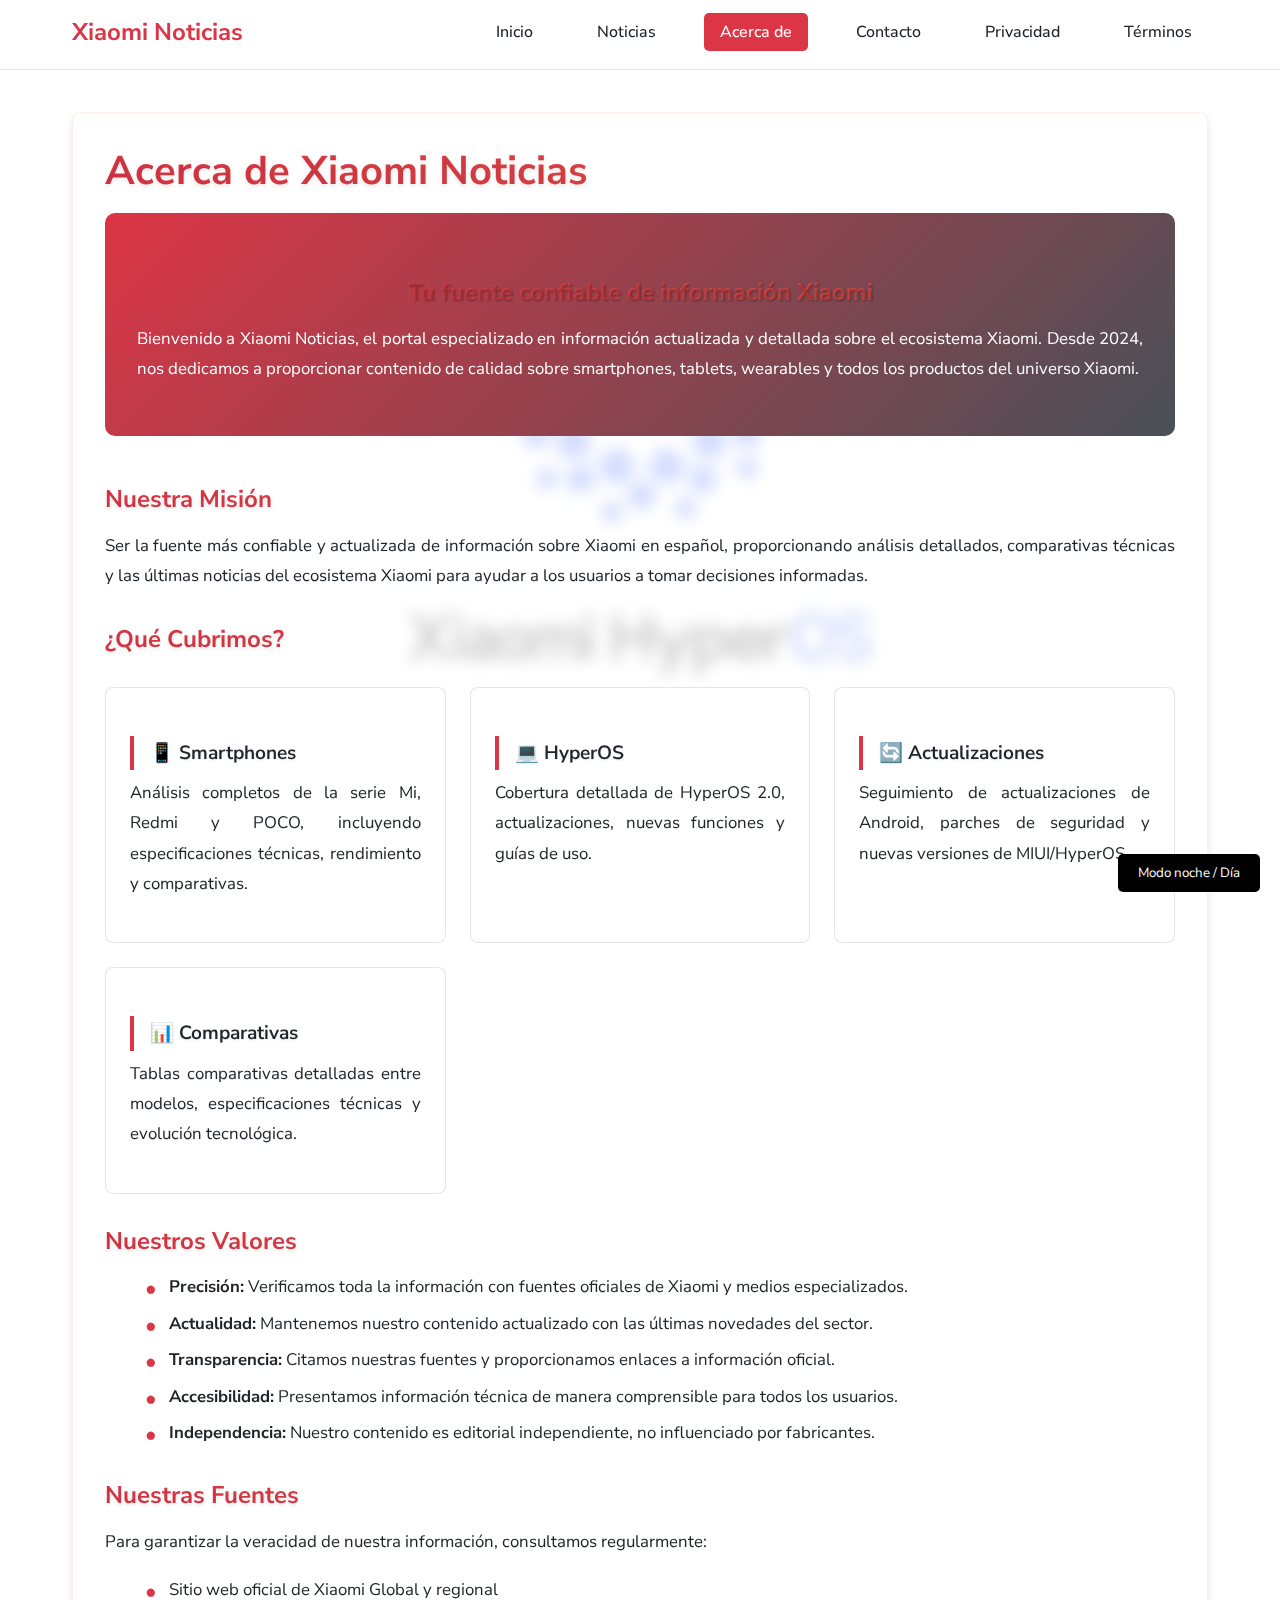
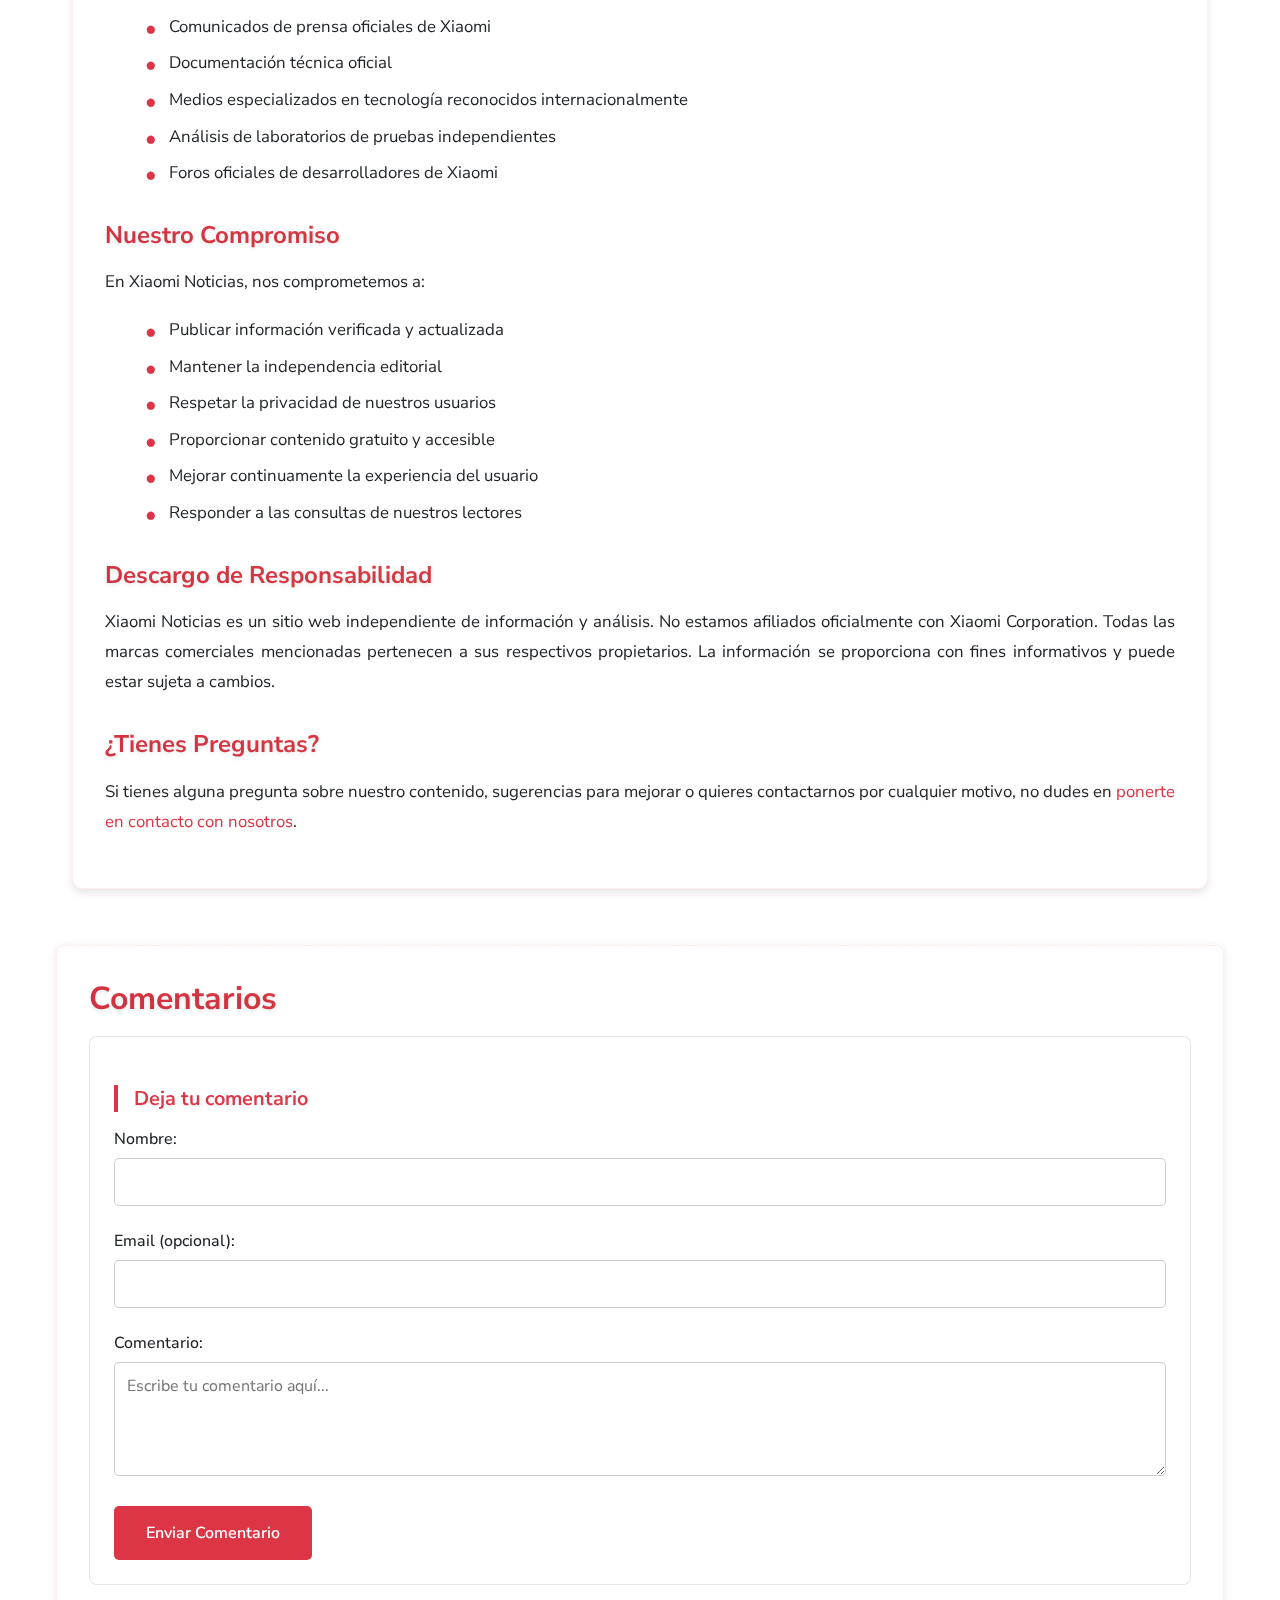
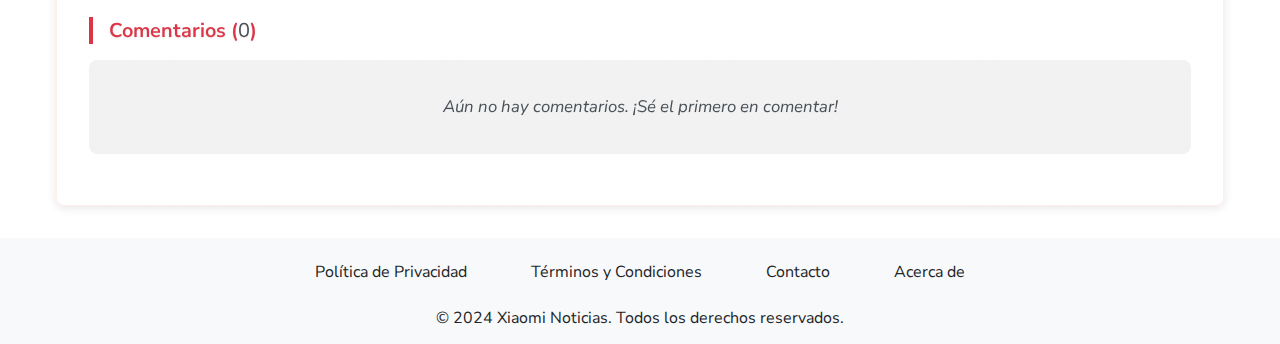
<file: about.html>
<!DOCTYPE html>
<html lang="es">
<head>
    <meta charset="UTF-8">
    <meta name="viewport" content="width=device-width, initial-scale=1.0">
    <meta name="description" content="Acerca de Xiaomi Noticias - Tu fuente confiable de información sobre dispositivos Xiaomi, HyperOS y tecnología">
    <title>Acerca de Nosotros - Xiaomi Noticias</title>
    
    <!-- CSS Crítico Inline -->
    <style>
        /* CSS Crítico - Above the fold */
        @import url('https://fonts.googleapis.com/css2?family=Nunito+Sans:wght@200;400;600;800&display=swap');
        :root{--background-color:#ffffff;--text-color:#212529;--primary-color:#dc3545;--secondary-color:#495057;--footer-background-color:#f8f9fa;--footer-text-color:#212529;--section-background-color:rgba(0,0,0,0);--section-background-color-dark:rgba(18,18,18,0.8)}body.dark-mode{--background-color:#0d1117;--text-color:#f0f6fc;--secondary-color:#8b949e;--footer-background-color:rgba(13,17,23,0.95);--footer-text-color:#f0f6fc;--section-background-color:rgba(22,27,34,0.8);--section-background-color-dark:rgba(22,27,34,0.9)}*{margin:0;padding:0;box-sizing:border-box;font-family:'Nunito Sans'}body{display:flex;flex-direction:column;align-items:center;background-color:var(--background-color);color:var(--text-color);transition:background-color .3s,color .3s;min-width:320px;position:relative;overflow-x:hidden}header nav{background:rgba(255,255,255,.95);backdrop-filter:blur(10px);border-bottom:1px solid rgba(0,0,0,.1);position:fixed;top:0;left:0;right:0;z-index:1000;transition:all .3s ease}.nav-container{max-width:1200px;margin:0 auto;display:flex;justify-content:space-between;align-items:center;padding:1rem 2rem}.logo a{font-size:1.5rem;font-weight:bold;color:var(--primary-color);text-decoration:none;transition:color .3s ease}.nav-menu{display:flex;list-style:none;gap:2rem}.nav-menu a{text-decoration:none;color:var(--text-color);font-weight:500;padding:.5rem 1rem;border-radius:5px;transition:all .3s ease}.nav-menu a:hover,.nav-menu a.active{background:var(--primary-color);color:white}.hamburger{display:none;flex-direction:column;cursor:pointer;padding:.5rem;z-index:1001;position:relative}.hamburger span{width:25px;height:3px;background-color:var(--text-color);margin:3px 0;transition:.3s;border-radius:2px}main{margin-top:80px;width:100%;max-width:1200px;padding:0 1rem}@media (max-width:768px){.hamburger{display:flex}.nav-menu{position:fixed;left:-100%;top:70px;flex-direction:column;background-color:rgba(255,255,255,.98);width:100%;text-align:center;transition:.3s;box-shadow:0 10px 27px rgba(0,0,0,.05);backdrop-filter:blur(10px);padding:2rem 0;gap:0}.nav-menu.active{left:0}.nav-menu a{padding:1rem;display:block;margin:.5rem 1rem}.nav-container{padding:1rem}}
    </style>
    
    <!-- CSS No Crítico - Carga Asíncrona -->
    <link rel="preload" href="Style.min.css" as="style" onload="this.onload=null;this.rel='stylesheet'">
    <noscript><link rel="stylesheet" href="Style.min.css"></noscript>
    
    <!-- AdSense - Async -->
    <script async src="https://pagead2.googlesyndication.com/pagead/js/adsbygoogle.js?client=ca-pub-2706305242875973" crossorigin="anonymous"></script>
</head>
<body>
    <header>
        <nav>
            <div class="nav-container">
                <div class="logo">
                    <a href="index.html">Xiaomi Noticias</a>
                </div>
                <div class="hamburger" id="hamburger">
                    <span></span>
                    <span></span>
                    <span></span>
                </div>
                <ul class="nav-menu" id="nav-menu">
                    <li><a href="index.html">Inicio</a></li>
                    <li><a href="noticias.html">Noticias</a></li>
                    <li><a href="about.html" class="active">Acerca de</a></li>
                    <li><a href="contact.html">Contacto</a></li>
                    <li><a href="privacy-policy.html">Privacidad</a></li>
                    <li><a href="terms.html">Términos</a></li>
                </ul>
            </div>
        </nav>
    </header>

    <main>
        <div class="container">
            <!-- Ads laterales izquierda -->
            <aside class="adsense-left">
                <!-- Auto Ads se encarga automáticamente de mostrar anuncios -->
            </aside>
            
            <section class="about-content">
                <h1>Acerca de Xiaomi Noticias</h1>
                
                <div class="about-intro">
                    <h2 class="titleAbout">Tu fuente confiable de información Xiaomi</h2>
                    <p class="parrafo">Bienvenido a Xiaomi Noticias, el portal especializado en información actualizada y detallada sobre el ecosistema Xiaomi. Desde 2024, nos dedicamos a proporcionar contenido de calidad sobre smartphones, tablets, wearables y todos los productos del universo Xiaomi.</p>
                </div>
                
                <div class="mission-section">
                    <h2>Nuestra Misión</h2>
                    <p>Ser la fuente más confiable y actualizada de información sobre Xiaomi en español, proporcionando análisis detallados, comparativas técnicas y las últimas noticias del ecosistema Xiaomi para ayudar a los usuarios a tomar decisiones informadas.</p>
                </div>
                
                <div class="what-we-cover">
                    <h2>¿Qué Cubrimos?</h2>
                    <div class="coverage-grid">
                        <div class="coverage-item">
                            <h3>📱 Smartphones</h3>
                            <p>Análisis completos de la serie Mi, Redmi y POCO, incluyendo especificaciones técnicas, rendimiento y comparativas.</p>
                        </div>
                        <div class="coverage-item">
                            <h3>💻 HyperOS</h3>
                            <p>Cobertura detallada de HyperOS 2.0, actualizaciones, nuevas funciones y guías de uso.</p>
                        </div>
                        <div class="coverage-item">
                            <h3>🔄 Actualizaciones</h3>
                            <p>Seguimiento de actualizaciones de Android, parches de seguridad y nuevas versiones de MIUI/HyperOS.</p>
                        </div>
                        <div class="coverage-item">
                            <h3>📊 Comparativas</h3>
                            <p>Tablas comparativas detalladas entre modelos, especificaciones técnicas y evolución tecnológica.</p>
                        </div>
                    </div>
                </div>
                
                <div class="values-section">
                    <h2>Nuestros Valores</h2>
                    <ul class="">
                        <li> <strong> Precisión:</strong> Verificamos toda la información con fuentes oficiales de Xiaomi y medios especializados.</li>
                        <li> <strong> Actualidad:</strong> Mantenemos nuestro contenido actualizado con las últimas novedades del sector.</li>
                        <li> <strong> Transparencia:</strong> Citamos nuestras fuentes y proporcionamos enlaces a información oficial.</li>
                        <li> <strong> Accesibilidad:</strong> Presentamos información técnica de manera comprensible para todos los usuarios.</li>
                        <li> <strong> Independencia:</strong> Nuestro contenido es editorial independiente, no influenciado por fabricantes.</li>
                    </ul>
                </div>
                
                <div class="sources-section">
                    <h2>Nuestras Fuentes</h2>
                    <p>Para garantizar la veracidad de nuestra información, consultamos regularmente:</p>
                    <ul class="">
                        <li>Sitio web oficial de Xiaomi Global y regional</li>
                        <li>Comunicados de prensa oficiales de Xiaomi</li>
                        <li>Documentación técnica oficial</li>
                        <li>Medios especializados en tecnología reconocidos internacionalmente</li>
                        <li>Análisis de laboratorios de pruebas independientes</li>
                        <li>Foros oficiales de desarrolladores de Xiaomi</li>
                    </ul>
                </div>
                
                <div class="team-section">
                    <h2>Nuestro Compromiso</h2>
                    <p>En Xiaomi Noticias, nos comprometemos a:</p>
                    <ul>
                        <li>Publicar información verificada y actualizada</li>
                        <li>Mantener la independencia editorial</li>
                        <li>Respetar la privacidad de nuestros usuarios</li>
                        <li>Proporcionar contenido gratuito y accesible</li>
                        <li>Mejorar continuamente la experiencia del usuario</li>
                        <li>Responder a las consultas de nuestros lectores</li>
                    </ul>
                </div>
                
                <div class="disclaimer-section">
                    <h2>Descargo de Responsabilidad</h2>
                    <p>Xiaomi Noticias es un sitio web independiente de información y análisis. No estamos afiliados oficialmente con Xiaomi Corporation. Todas las marcas comerciales mencionadas pertenecen a sus respectivos propietarios. La información se proporciona con fines informativos y puede estar sujeta a cambios.</p>
                </div>
                
                <div class="contact-cta">
                    <h2>¿Tienes Preguntas?</h2>
                    <p>Si tienes alguna pregunta sobre nuestro contenido, sugerencias para mejorar o quieres contactarnos por cualquier motivo, no dudes en <a href="contact.html">ponerte en contacto con nosotros</a>.</p>
                </div>
            </section>
            
            <!-- Ads laterales derecha -->
            <aside class="adsense-right">
                <!-- Auto Ads se encarga automáticamente de mostrar anuncios -->
            </aside>
        </div>
    </main>

    <footer>
        <div class="footer-content">
            <div class="footer-links">
                <a href="privacy-policy.html">Política de Privacidad</a>
                <a href="terms.html">Términos y Condiciones</a>
                <a href="contact.html">Contacto</a>
                <a href="about.html">Acerca de</a>
            </div>
            <p>&copy; 2024 Xiaomi Noticias. Todos los derechos reservados.</p>
        </div>
        <button id="toggle-dark-mode">Modo noche / Día</button>
    </footer>
    
    <!-- Scripts optimizados con defer -->
    <script defer src="Dar-mode.js"></script>
    <script defer src="comments.js"></script>
    <script defer src="adsense-handler.js"></script>
    
    <!-- JavaScript para el menú hamburguesa -->
    <script>
        const hamburger = document.getElementById('hamburger');
        const navMenu = document.getElementById('nav-menu');
        
        hamburger.addEventListener('click', function() {
            hamburger.classList.toggle('active');
            navMenu.classList.toggle('active');
            document.body.classList.toggle('menu-active');
        });
        
        // Cerrar menú al hacer clic en un enlace
        document.querySelectorAll('.nav-menu a').forEach(link => {
            link.addEventListener('click', () => {
                hamburger.classList.remove('active');
                navMenu.classList.remove('active');
                document.body.classList.remove('menu-active');
            });
        });
        
        // Cerrar menú al hacer clic fuera de él
        document.addEventListener('click', function(event) {
            const isClickInsideNav = navMenu.contains(event.target);
            const isClickOnHamburger = hamburger.contains(event.target);
            
            if (!isClickInsideNav && !isClickOnHamburger && navMenu.classList.contains('active')) {
                hamburger.classList.remove('active');
                navMenu.classList.remove('active');
                document.body.classList.remove('menu-active');
            }
        });
    </script>
</body>
</html>
</file>
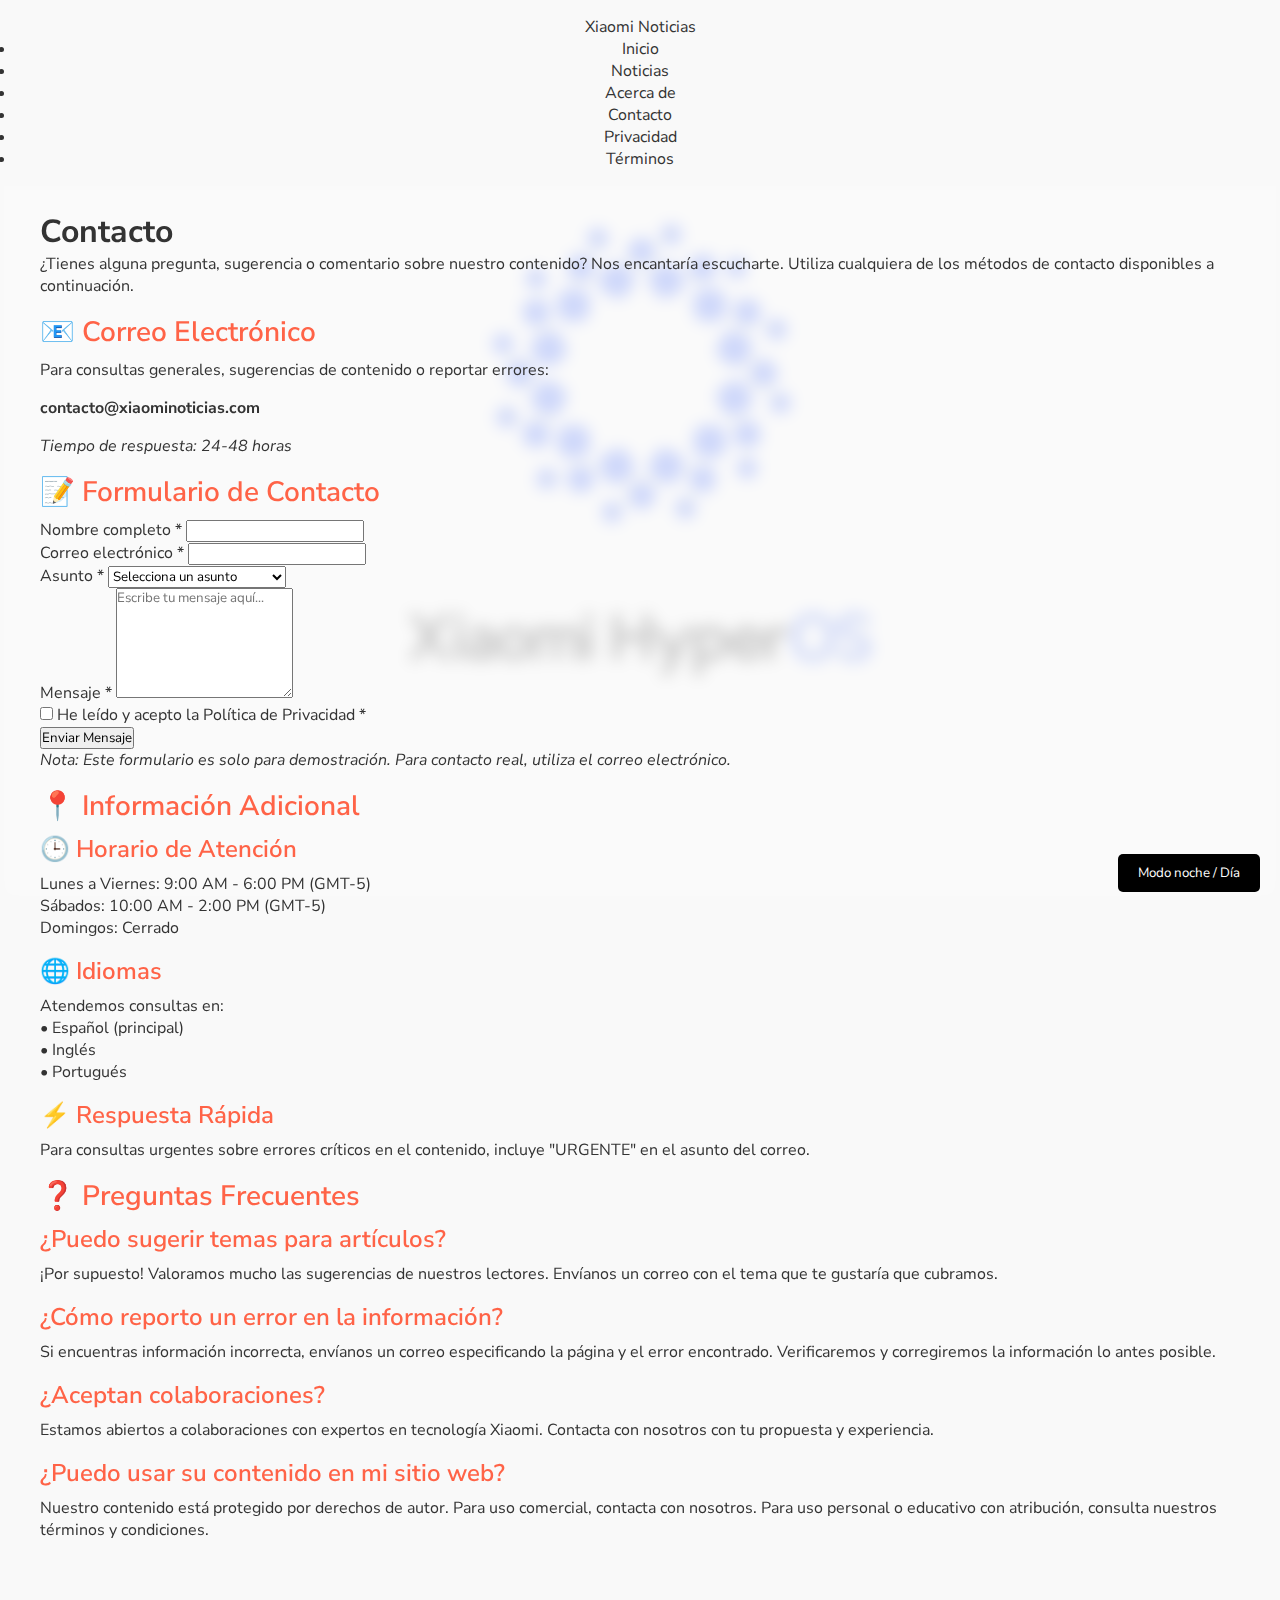
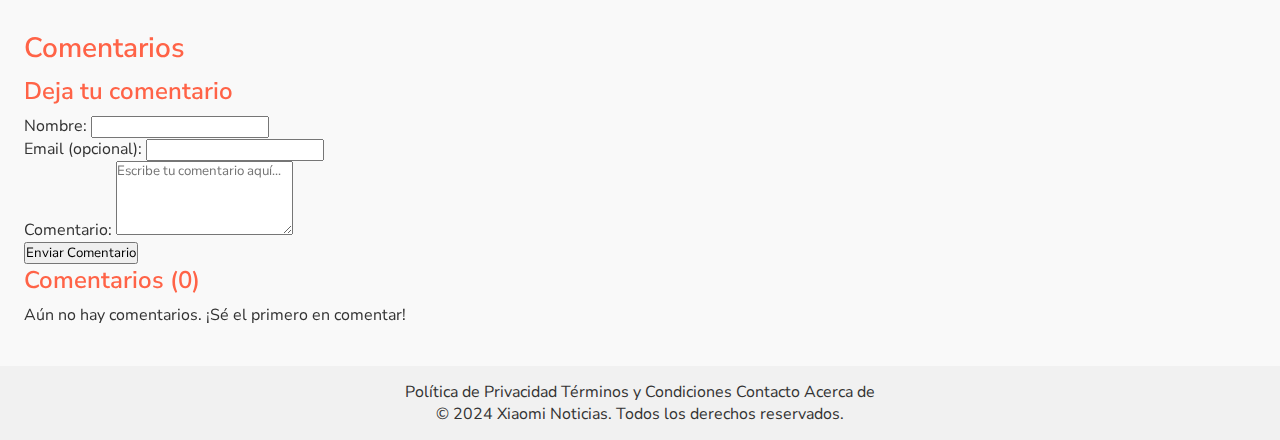
<file: contact.html>
<!DOCTYPE html>
<html lang="es">
<head>
    <meta charset="UTF-8">
    <meta name="viewport" content="width=device-width, initial-scale=1.0">
    <meta name="description" content="Contacta con Xiaomi Noticias - Envíanos tus consultas, sugerencias o comentarios sobre nuestro contenido">
    <title>Contacto - Xiaomi Noticias</title>
    <link rel="stylesheet" href="Style.css">
</head>
<body>
    <header>
        <nav>
            <div class="nav-container">
                <div class="logo">
                    <a href="index.html">Xiaomi Noticias</a>
                </div>
                <div class="hamburger" id="hamburger">
                    <span></span>
                    <span></span>
                    <span></span>
                </div>
                <ul class="nav-menu" id="nav-menu">
                    <li><a href="index.html">Inicio</a></li>
                    <li><a href="noticias.html">Noticias</a></li>
                    <li><a href="about.html">Acerca de</a></li>
                    <li><a href="contact.html" class="active">Contacto</a></li>
                    <li><a href="privacy-policy.html">Privacidad</a></li>
                    <li><a href="terms.html">Términos</a></li>
                </ul>
            </div>
        </nav>
    </header>

    <main>
        <div class="container">
            <!-- Ads laterales izquierda -->
            <aside class="adsense-left">
                <!-- Auto Ads se encarga automáticamente de mostrar anuncios -->
            </aside>
            
            <section class="contact-content">
                <h1>Contacto</h1>
                
                <div class="contact-intro">
                    <p>¿Tienes alguna pregunta, sugerencia o comentario sobre nuestro contenido? Nos encantaría escucharte. Utiliza cualquiera de los métodos de contacto disponibles a continuación.</p>
                </div>
                
                <div class="contact-methods">
                    <div class="contact-method">
                        <h2>📧 Correo Electrónico</h2>
                        <p>Para consultas generales, sugerencias de contenido o reportar errores:</p>
                        <p><strong>contacto@xiaominoticias.com</strong></p>
                        <p><em>Tiempo de respuesta: 24-48 horas</em></p>
                    </div>
                    
                    <div class="contact-method">
                        <h2>📝 Formulario de Contacto</h2>
                        <form class="contact-form" action="#" method="post">
                            <div class="form-group">
                                <label for="name">Nombre completo *</label>
                                <input type="text" id="name" name="name" required>
                            </div>
                            
                            <div class="form-group">
                                <label for="email">Correo electrónico *</label>
                                <input type="email" id="email" name="email" required>
                            </div>
                            
                            <div class="form-group">
                                <label for="subject">Asunto *</label>
                                <select id="subject" name="subject" required>
                                    <option value="">Selecciona un asunto</option>
                                    <option value="consulta-general">Consulta general</option>
                                    <option value="error-contenido">Error en el contenido</option>
                                    <option value="sugerencia">Sugerencia de mejora</option>
                                    <option value="colaboracion">Propuesta de colaboración</option>
                                    <option value="otro">Otro</option>
                                </select>
                            </div>
                            
                            <div class="form-group">
                                <label for="message">Mensaje *</label>
                                <textarea id="message" name="message" rows="6" required placeholder="Escribe tu mensaje aquí..."></textarea>
                            </div>
                            
                            <div class="form-group">
                                <label class="checkbox-label">
                                    <input type="checkbox" name="privacy" required>
                                    He leído y acepto la <a href="privacy-policy.html" target="_blank">Política de Privacidad</a> *
                                </label>
                            </div>
                            
                            <button type="submit" class="submit-btn">Enviar Mensaje</button>
                        </form>
                        <p class="form-note"><em>Nota: Este formulario es solo para demostración. Para contacto real, utiliza el correo electrónico.</em></p>
                    </div>
                </div>
                
                <div class="contact-info">
                    <h2>📍 Información Adicional</h2>
                    <div class="info-grid">
                        <div class="info-item">
                            <h3>🕒 Horario de Atención</h3>
                            <p>Lunes a Viernes: 9:00 AM - 6:00 PM (GMT-5)<br>
                            Sábados: 10:00 AM - 2:00 PM (GMT-5)<br>
                            Domingos: Cerrado</p>
                        </div>
                        
                        <div class="info-item">
                            <h3>🌐 Idiomas</h3>
                            <p>Atendemos consultas en:<br>
                            • Español (principal)<br>
                            • Inglés<br>
                            • Portugués</p>
                        </div>
                        
                        <div class="info-item">
                            <h3>⚡ Respuesta Rápida</h3>
                            <p>Para consultas urgentes sobre errores críticos en el contenido, incluye "URGENTE" en el asunto del correo.</p>
                        </div>
                    </div>
                </div>
                
                <div class="faq-section">
                    <h2>❓ Preguntas Frecuentes</h2>
                    <div class="faq-item">
                        <h3>¿Puedo sugerir temas para artículos?</h3>
                        <p>¡Por supuesto! Valoramos mucho las sugerencias de nuestros lectores. Envíanos un correo con el tema que te gustaría que cubramos.</p>
                    </div>
                    
                    <div class="faq-item">
                        <h3>¿Cómo reporto un error en la información?</h3>
                        <p>Si encuentras información incorrecta, envíanos un correo especificando la página y el error encontrado. Verificaremos y corregiremos la información lo antes posible.</p>
                    </div>
                    
                    <div class="faq-item">
                        <h3>¿Aceptan colaboraciones?</h3>
                        <p>Estamos abiertos a colaboraciones con expertos en tecnología Xiaomi. Contacta con nosotros con tu propuesta y experiencia.</p>
                    </div>
                    
                    <div class="faq-item">
                        <h3>¿Puedo usar su contenido en mi sitio web?</h3>
                        <p>Nuestro contenido está protegido por derechos de autor. Para uso comercial, contacta con nosotros. Para uso personal o educativo con atribución, consulta nuestros <a href="terms.html">términos y condiciones</a>.</p>
                    </div>
                </div>
            </section>
            
            <!-- Ads laterales derecha -->
            <aside class="adsense-right">
                <!-- Auto Ads se encarga automáticamente de mostrar anuncios -->
            </aside>
        </div>
    </main>

    <footer>
        <div class="footer-content">
            <div class="footer-links">
                <a href="privacy-policy.html">Política de Privacidad</a>
                <a href="terms.html">Términos y Condiciones</a>
                <a href="contact.html">Contacto</a>
                <a href="about.html">Acerca de</a>
            </div>
            <p>&copy; 2024 Xiaomi Noticias. Todos los derechos reservados.</p>
        </div>
        <button id="toggle-dark-mode">Modo noche / Día</button>
    </footer>
    
    <!-- Scripts optimizados con defer -->
    <script defer src="Dar-mode.js"></script>
    <script defer src="comments.js"></script>
    <script defer src="adsense-handler.js"></script>
    
    <!-- JavaScript para el menú hamburguesa -->
    <script>
        const hamburger = document.getElementById('hamburger');
        const navMenu = document.getElementById('nav-menu');
        
        hamburger.addEventListener('click', function() {
            hamburger.classList.toggle('active');
            navMenu.classList.toggle('active');
            document.body.classList.toggle('menu-active');
        });
        
        // Cerrar menú al hacer clic en un enlace
        document.querySelectorAll('.nav-menu a').forEach(link => {
            link.addEventListener('click', () => {
                hamburger.classList.remove('active');
                navMenu.classList.remove('active');
                document.body.classList.remove('menu-active');
            });
        });
        
        // Cerrar menú al hacer clic fuera de él
        document.addEventListener('click', function(event) {
            const isClickInsideNav = navMenu.contains(event.target);
            const isClickOnHamburger = hamburger.contains(event.target);
            
            if (!isClickInsideNav && !isClickOnHamburger && navMenu.classList.contains('active')) {
                hamburger.classList.remove('active');
                navMenu.classList.remove('active');
                document.body.classList.remove('menu-active');
            }
        });
    </script>
</body>
</html>
</file>
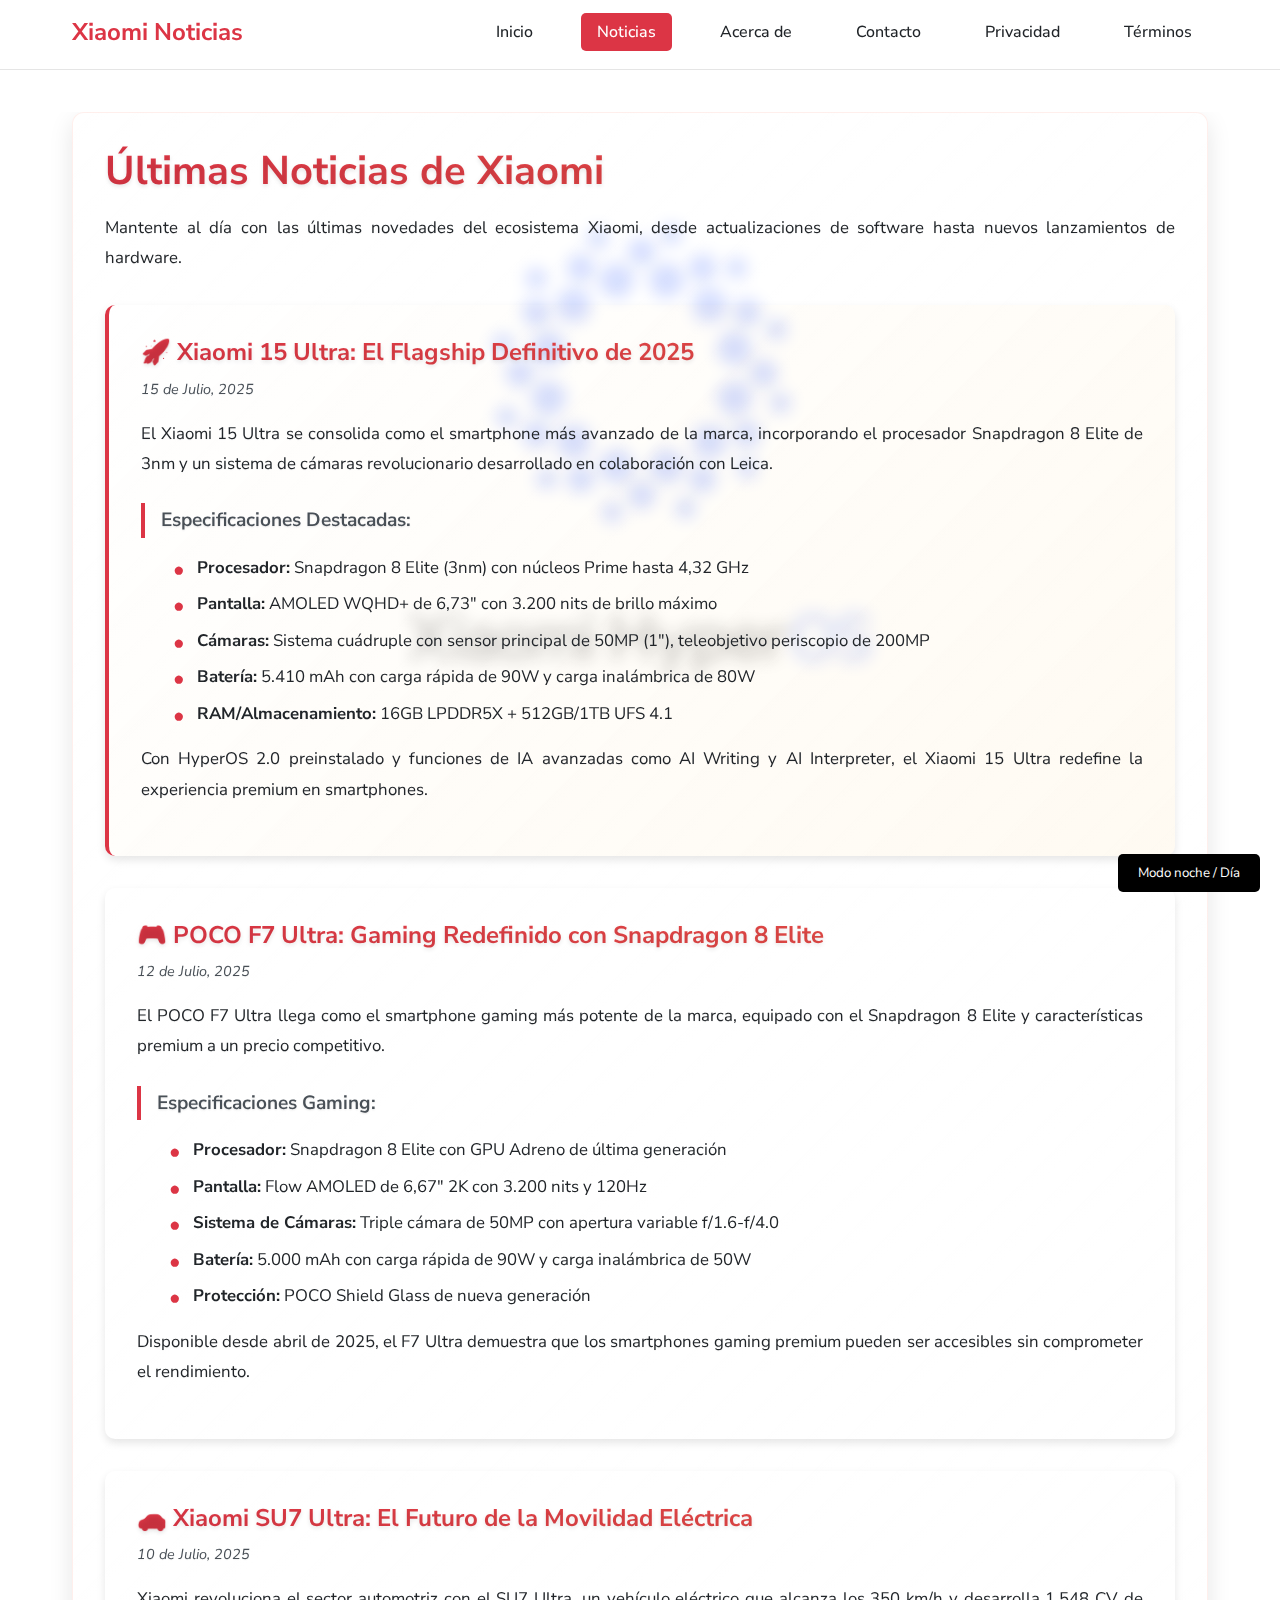
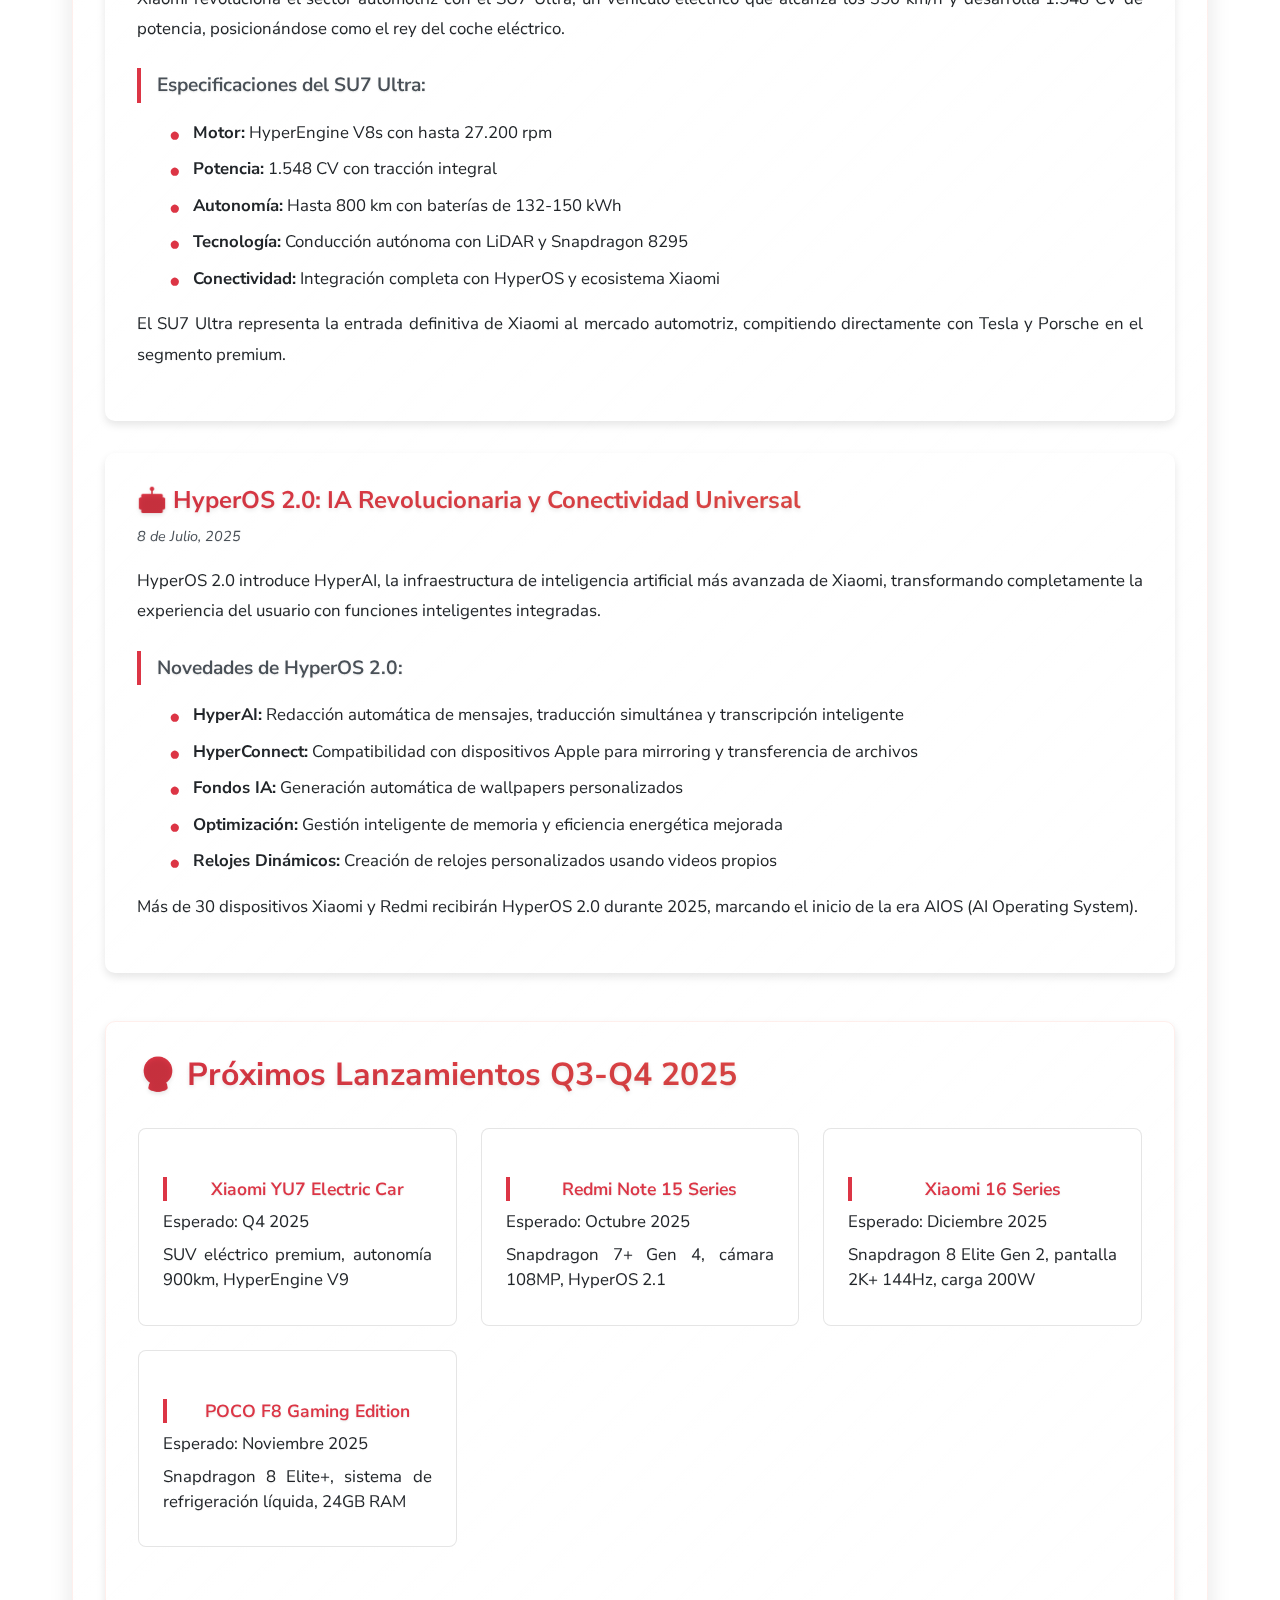
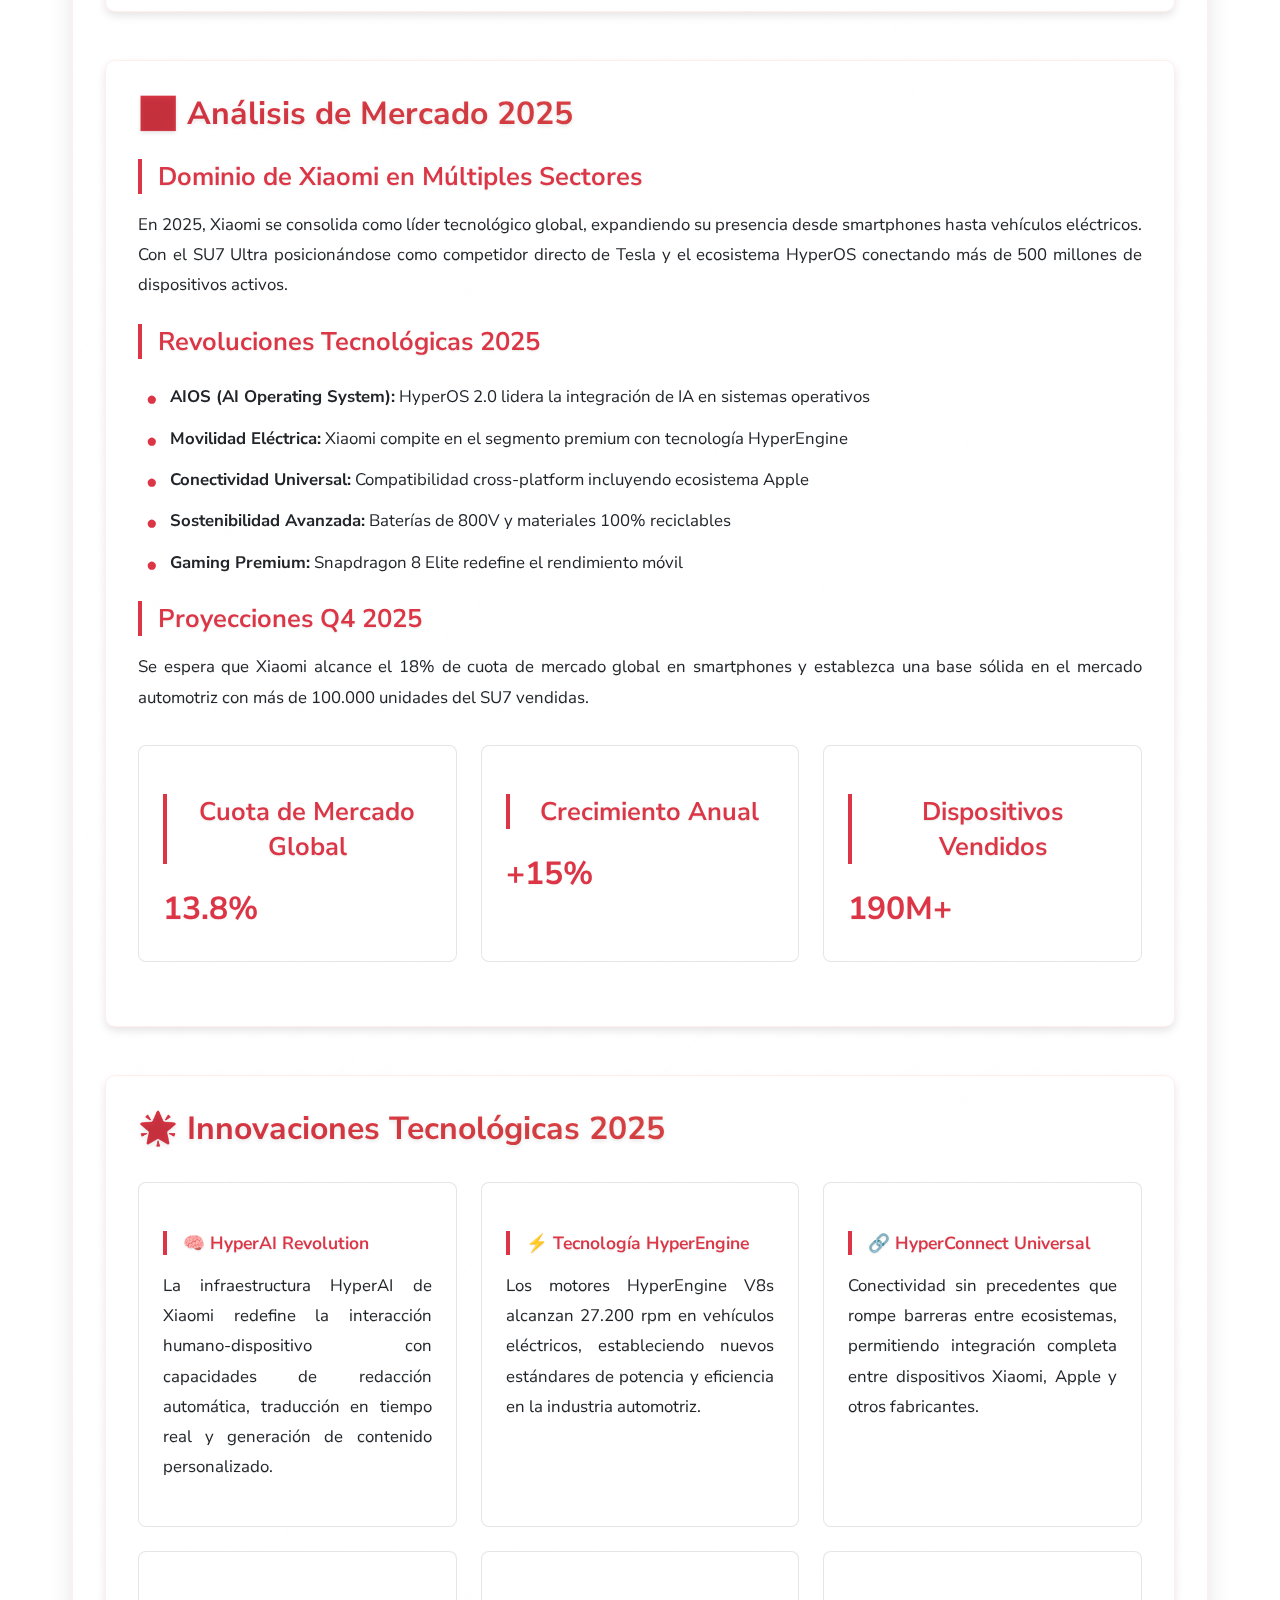
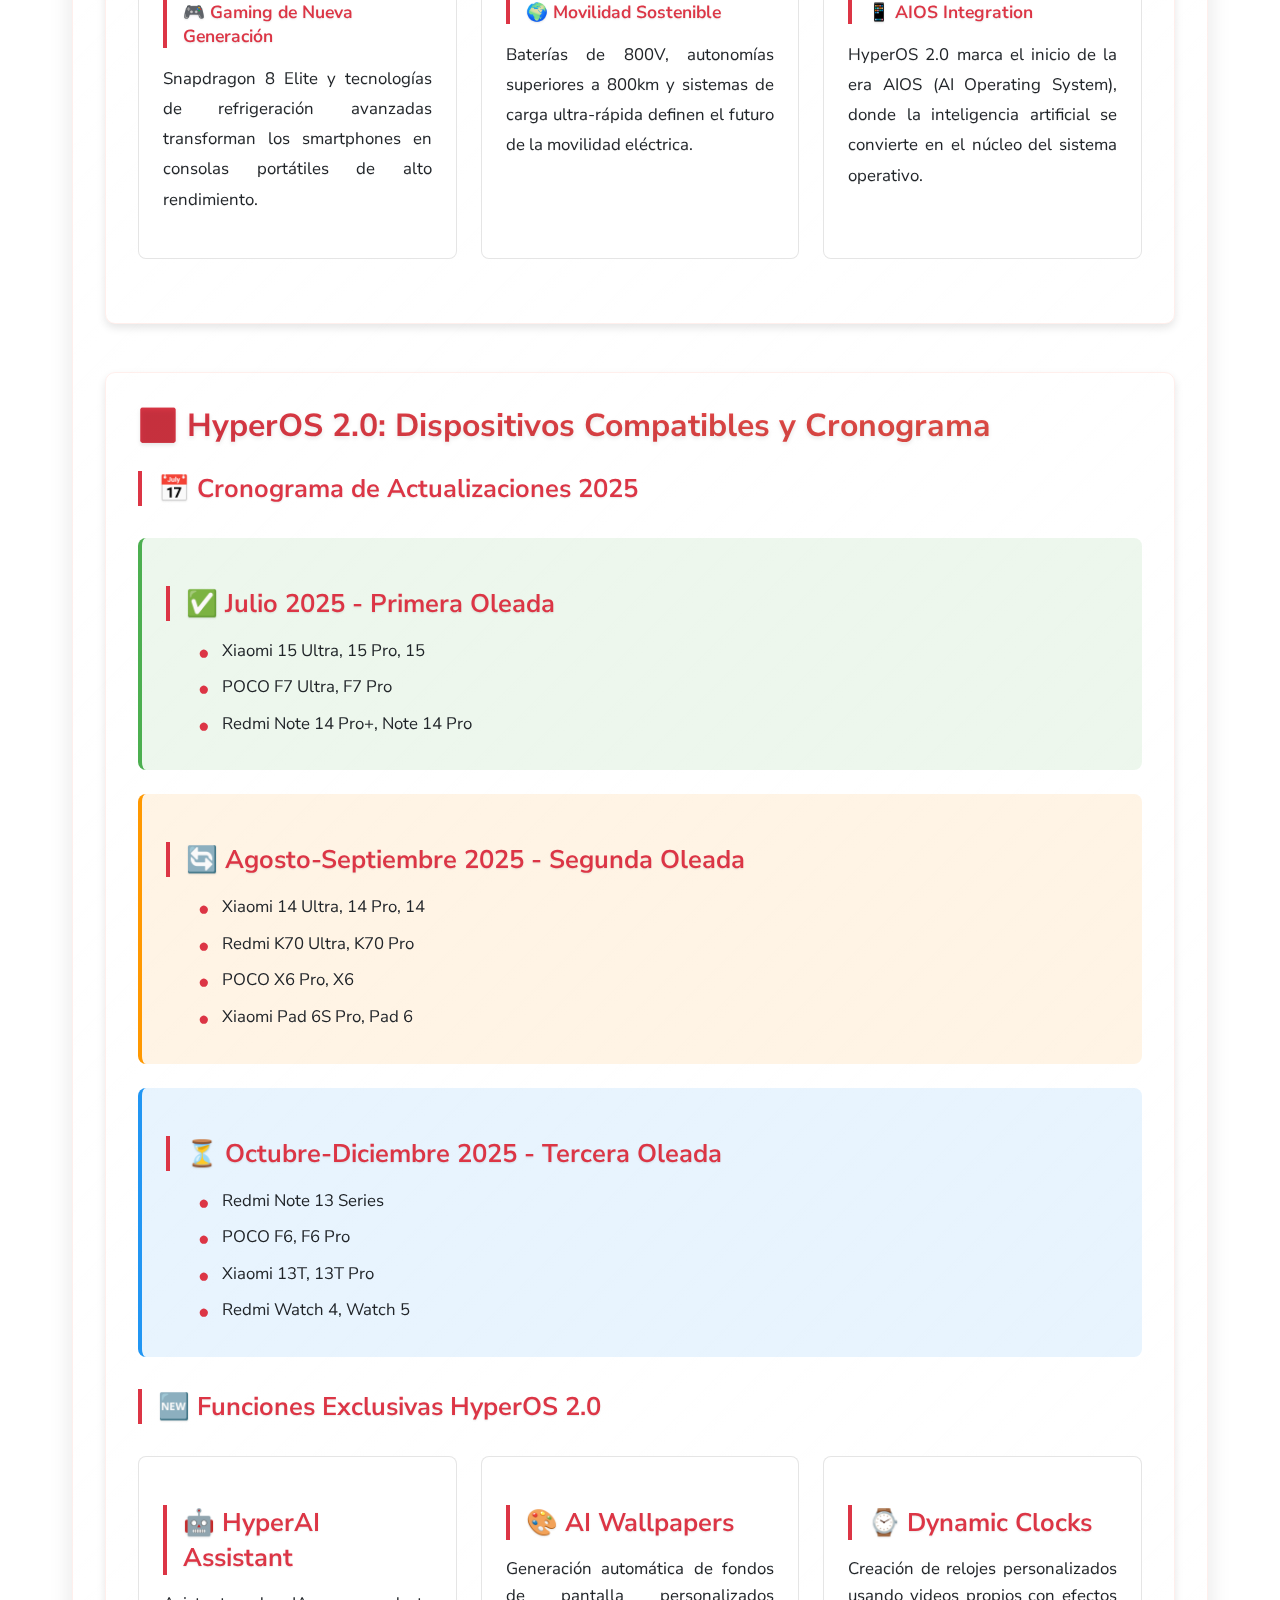
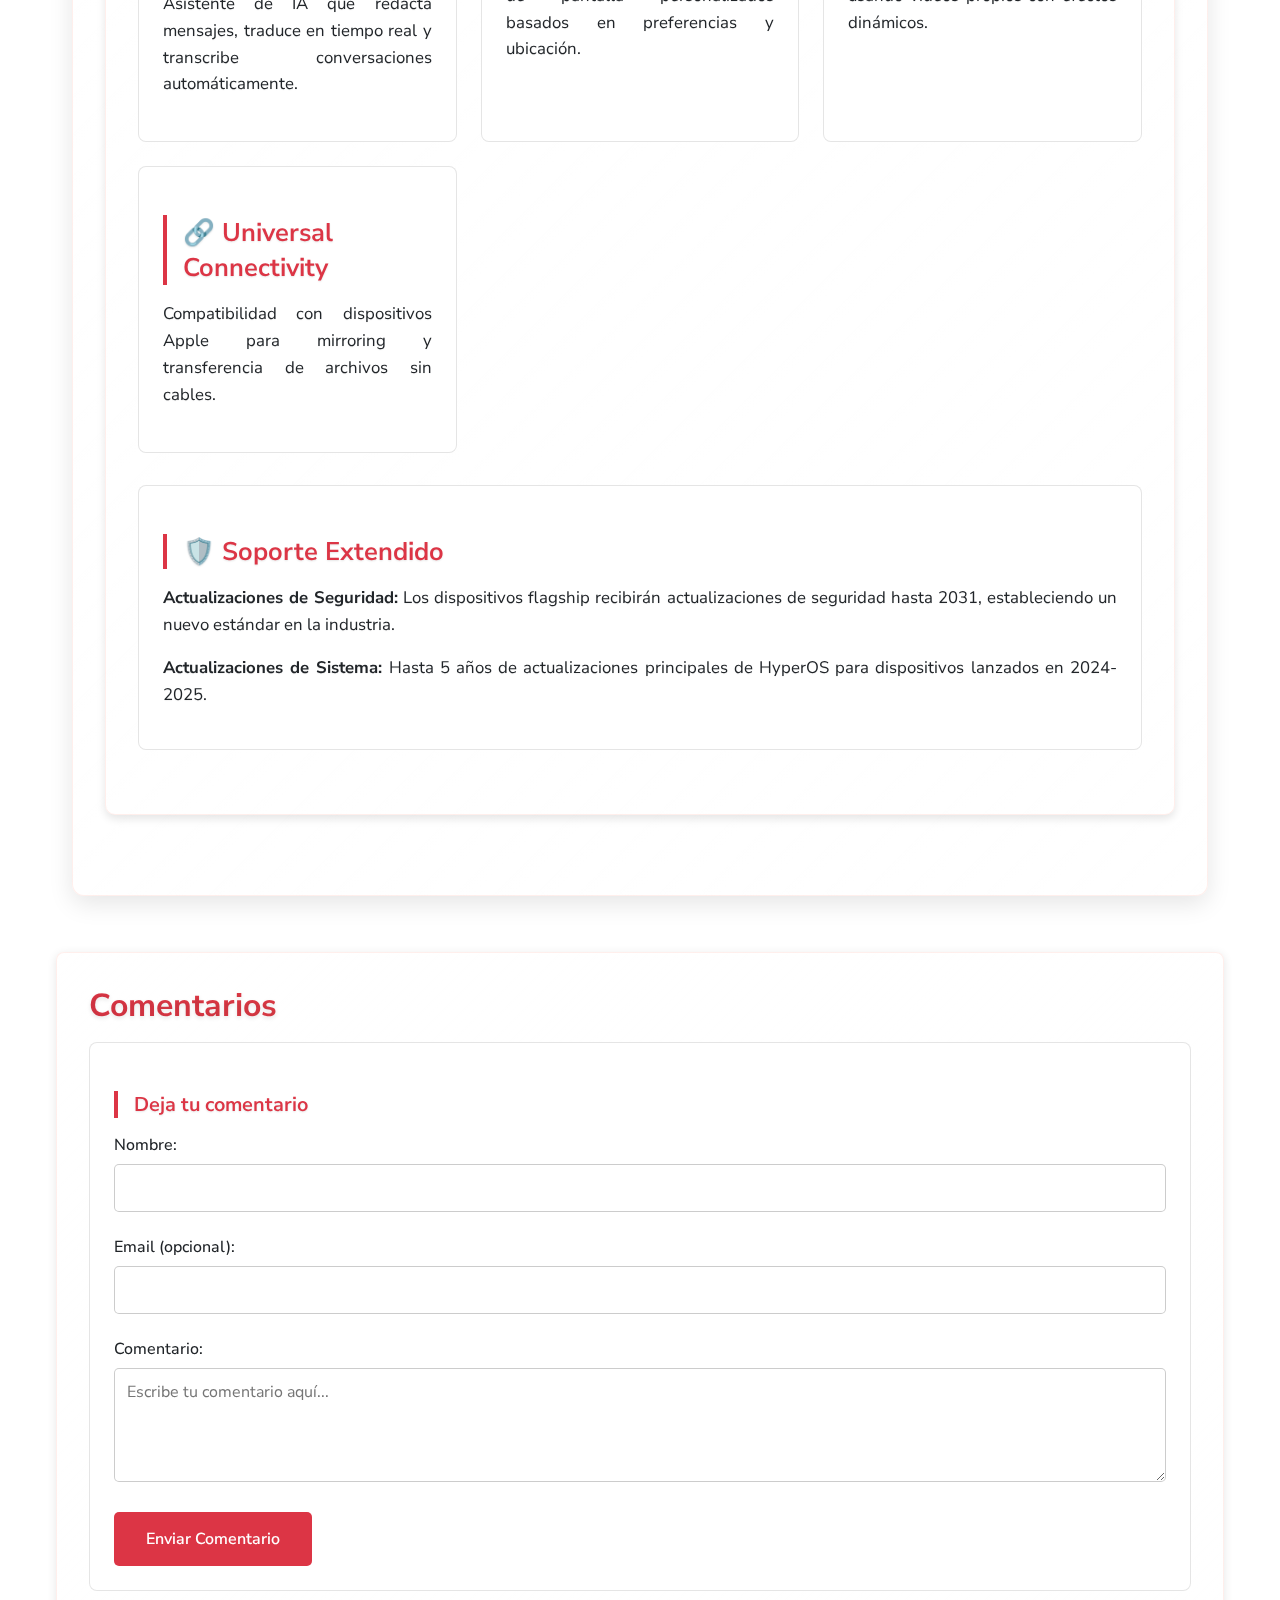
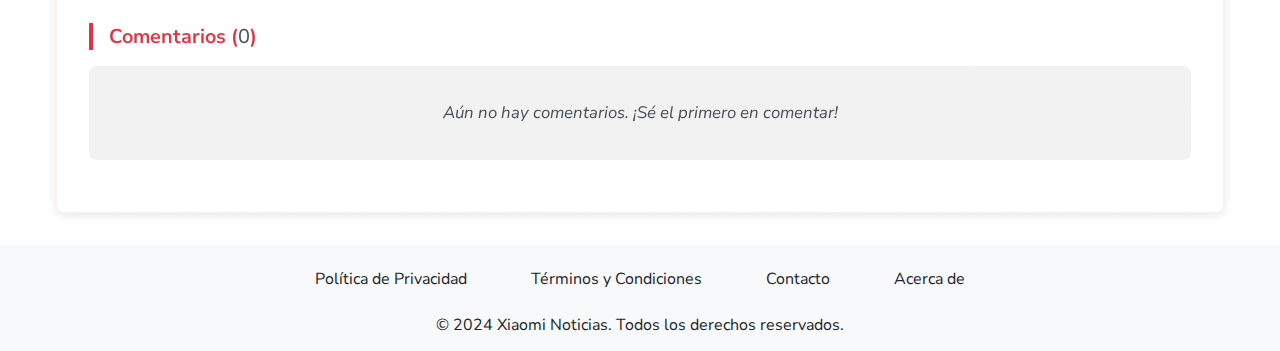
<file: noticias.html>
<!DOCTYPE html>
<html lang="es">
<head>
    <meta charset="UTF-8">
    <meta name="viewport" content="width=device-width, initial-scale=1.0">
    <meta name="description" content="Últimas noticias de Xiaomi - Actualizaciones de HyperOS 2.0, nuevos lanzamientos y análisis detallados">
    <title>Últimas Noticias Xiaomi - Xiaomi Noticias</title>
    
    <!-- CSS Crítico Inline -->
    <style>
        /* CSS Crítico - Above the fold */
        @import url('https://fonts.googleapis.com/css2?family=Nunito+Sans:wght@200;400;600;800&display=swap');
        :root{--background-color:#ffffff;--text-color:#212529;--primary-color:#dc3545;--secondary-color:#495057;--footer-background-color:#f8f9fa;--footer-text-color:#212529;--section-background-color:rgba(0,0,0,0);--section-background-color-dark:rgba(18,18,18,0.8)}body.dark-mode{--background-color:#0d1117;--text-color:#f0f6fc;--secondary-color:#8b949e;--footer-background-color:rgba(13,17,23,0.95);--footer-text-color:#f0f6fc;--section-background-color:rgba(22,27,34,0.8);--section-background-color-dark:rgba(22,27,34,0.9)}*{margin:0;padding:0;box-sizing:border-box;font-family:'Nunito Sans'}body{display:flex;flex-direction:column;align-items:center;background-color:var(--background-color);color:var(--text-color);transition:background-color .3s,color .3s;min-width:320px;position:relative;overflow-x:hidden}header nav{background:rgba(255,255,255,.95);backdrop-filter:blur(10px);border-bottom:1px solid rgba(0,0,0,.1);position:fixed;top:0;left:0;right:0;z-index:1000;transition:all .3s ease}.nav-container{max-width:1200px;margin:0 auto;display:flex;justify-content:space-between;align-items:center;padding:1rem 2rem}.logo a{font-size:1.5rem;font-weight:bold;color:var(--primary-color);text-decoration:none;transition:color .3s ease}.nav-menu{display:flex;list-style:none;gap:2rem}.nav-menu a{text-decoration:none;color:var(--text-color);font-weight:500;padding:.5rem 1rem;border-radius:5px;transition:all .3s ease}.nav-menu a:hover,.nav-menu a.active{background:var(--primary-color);color:white}.hamburger{display:none;flex-direction:column;cursor:pointer;padding:.5rem;z-index:1001;position:relative}.hamburger span{width:25px;height:3px;background-color:var(--text-color);margin:3px 0;transition:.3s;border-radius:2px}main{margin-top:80px;width:100%;max-width:1200px;padding:0 1rem}@media (max-width:768px){.hamburger{display:flex}.nav-menu{position:fixed;left:-100%;top:70px;flex-direction:column;background-color:rgba(255,255,255,.98);width:100%;text-align:center;transition:.3s;box-shadow:0 10px 27px rgba(0,0,0,.05);backdrop-filter:blur(10px);padding:2rem 0;gap:0}.nav-menu.active{left:0}.nav-menu a{padding:1rem;display:block;margin:.5rem 1rem}.nav-container{padding:1rem}}
    </style>
    
    <!-- CSS No Crítico - Carga Asíncrona -->
    <link rel="preload" href="Style.min.css" as="style" onload="this.onload=null;this.rel='stylesheet'">
    <noscript><link rel="stylesheet" href="Style.min.css"></noscript>
    
    <!-- AdSense - Async -->
    <!-- AdSense Optimizado - Carga Condicional -->
    <link rel="stylesheet" href="adsense-optimization.css">
    <script src="adsense-optimizer.js" defer></script>
</head>
<body>
    <header>
        <nav>
            <div class="nav-container">
                <div class="logo">
                    <a href="index.html">Xiaomi Noticias</a>
                </div>
                <div class="hamburger" id="hamburger">
                    <span></span>
                    <span></span>
                    <span></span>
                </div>
                <ul class="nav-menu" id="nav-menu">
                    <li><a href="index.html">Inicio</a></li>
                    <li><a href="noticias.html" class="active">Noticias</a></li>
                    <li><a href="about.html">Acerca de</a></li>
                    <li><a href="contact.html">Contacto</a></li>
                    <li><a href="privacy-policy.html">Privacidad</a></li>
                    <li><a href="terms.html">Términos</a></li>
                </ul>
            </div>
        </nav>
    </header>

    <main>
        <div class="container">
            <!-- Columna izquierda - Anuncios -->
            <aside class="ads-left">
                <!-- Auto Ads se encarga automáticamente de mostrar anuncios -->
            </aside>
            
            <section class="news-content">
                <h1>Últimas Noticias de Xiaomi</h1>
                <p class="intro-text1">Mantente al día con las últimas novedades del ecosistema Xiaomi, desde actualizaciones de software hasta nuevos lanzamientos de hardware.</p>
                
                <!-- Auto Ads se encarga automáticamente de mostrar anuncios -->
                
                <div class="news-grid">
                    <article class="news-item featured">
                        <h2>🚀 Xiaomi 15 Ultra: El Flagship Definitivo de 2025</h2>
                        <p class="news-date">15 de Julio, 2025</p>
                        <div class="news-content-body">
                            <p>El Xiaomi 15 Ultra se consolida como el smartphone más avanzado de la marca, incorporando el procesador Snapdragon 8 Elite de 3nm y un sistema de cámaras revolucionario desarrollado en colaboración con Leica.</p>
                            
                            <h3>Especificaciones Destacadas:</h3>
                            <ul>
                                <li><strong>Procesador:</strong> Snapdragon 8 Elite (3nm) con núcleos Prime hasta 4,32 GHz</li>
                                <li><strong>Pantalla:</strong> AMOLED WQHD+ de 6,73" con 3.200 nits de brillo máximo</li>
                                <li><strong>Cámaras:</strong> Sistema cuádruple con sensor principal de 50MP (1"), teleobjetivo periscopio de 200MP</li>
                                <li><strong>Batería:</strong> 5.410 mAh con carga rápida de 90W y carga inalámbrica de 80W</li>
                                <li><strong>RAM/Almacenamiento:</strong> 16GB LPDDR5X + 512GB/1TB UFS 4.1</li>
                            </ul>
                            
                            <p>Con HyperOS 2.0 preinstalado y funciones de IA avanzadas como AI Writing y AI Interpreter, el Xiaomi 15 Ultra redefine la experiencia premium en smartphones.</p>
                        </div>
                    </article>
                    
                    <article class="news-item">
                        <h2>🎮 POCO F7 Ultra: Gaming Redefinido con Snapdragon 8 Elite</h2>
                        <p class="news-date">12 de Julio, 2025</p>
                        <div class="news-content-body">
                            <p>El POCO F7 Ultra llega como el smartphone gaming más potente de la marca, equipado con el Snapdragon 8 Elite y características premium a un precio competitivo.</p>
                            
                            <h3>Especificaciones Gaming:</h3>
                            <ul>
                                <li><strong>Procesador:</strong> Snapdragon 8 Elite con GPU Adreno de última generación</li>
                                <li><strong>Pantalla:</strong> Flow AMOLED de 6,67" 2K con 3.200 nits y 120Hz</li>
                                <li><strong>Sistema de Cámaras:</strong> Triple cámara de 50MP con apertura variable f/1.6-f/4.0</li>
                                <li><strong>Batería:</strong> 5.000 mAh con carga rápida de 90W y carga inalámbrica de 50W</li>
                                <li><strong>Protección:</strong> POCO Shield Glass de nueva generación</li>
                            </ul>
                            
                            <p>Disponible desde abril de 2025, el F7 Ultra demuestra que los smartphones gaming premium pueden ser accesibles sin comprometer el rendimiento.</p>
                        </div>
                    </article>
                    
                    <article class="news-item">
                        <h2>🚗 Xiaomi SU7 Ultra: El Futuro de la Movilidad Eléctrica</h2>
                        <p class="news-date">10 de Julio, 2025</p>
                        <div class="news-content-body">
                            <p>Xiaomi revoluciona el sector automotriz con el SU7 Ultra, un vehículo eléctrico que alcanza los 350 km/h y desarrolla 1.548 CV de potencia, posicionándose como el rey del coche eléctrico.</p>
                            
                            <h3>Especificaciones del SU7 Ultra:</h3>
                            <ul>
                                <li><strong>Motor:</strong> HyperEngine V8s con hasta 27.200 rpm</li>
                                <li><strong>Potencia:</strong> 1.548 CV con tracción integral</li>
                                <li><strong>Autonomía:</strong> Hasta 800 km con baterías de 132-150 kWh</li>
                                <li><strong>Tecnología:</strong> Conducción autónoma con LiDAR y Snapdragon 8295</li>
                                <li><strong>Conectividad:</strong> Integración completa con HyperOS y ecosistema Xiaomi</li>
                            </ul>
                            
                            <p>El SU7 Ultra representa la entrada definitiva de Xiaomi al mercado automotriz, compitiendo directamente con Tesla y Porsche en el segmento premium.</p>
                        </div>
                    </article>
                    
                    <article class="news-item">
                        <h2>🤖 HyperOS 2.0: IA Revolucionaria y Conectividad Universal</h2>
                        <p class="news-date">8 de Julio, 2025</p>
                        <div class="news-content-body">
                            <p>HyperOS 2.0 introduce HyperAI, la infraestructura de inteligencia artificial más avanzada de Xiaomi, transformando completamente la experiencia del usuario con funciones inteligentes integradas.</p>
                            
                            <h3>Novedades de HyperOS 2.0:</h3>
                            <ul>
                                <li><strong>HyperAI:</strong> Redacción automática de mensajes, traducción simultánea y transcripción inteligente</li>
                                <li><strong>HyperConnect:</strong> Compatibilidad con dispositivos Apple para mirroring y transferencia de archivos</li>
                                <li><strong>Fondos IA:</strong> Generación automática de wallpapers personalizados</li>
                                <li><strong>Optimización:</strong> Gestión inteligente de memoria y eficiencia energética mejorada</li>
                                <li><strong>Relojes Dinámicos:</strong> Creación de relojes personalizados usando videos propios</li>
                            </ul>
                            
                            <p>Más de 30 dispositivos Xiaomi y Redmi recibirán HyperOS 2.0 durante 2025, marcando el inicio de la era AIOS (AI Operating System).</p>
                        </div>
                    </article>
                </div>
                
                <!-- Auto Ads se encarga automáticamente de mostrar anuncios -->
                
                <section class="upcoming-releases">
                    <h2>🔮 Próximos Lanzamientos Q3-Q4 2025</h2>
                    <div class="upcoming-grid">
                        <div class="upcoming-item">
                            <h3>Xiaomi YU7 Electric Car</h3>
                            <p>Esperado: Q4 2025</p>
                            <p>SUV eléctrico premium, autonomía 900km, HyperEngine V9</p>
                        </div>
                        <div class="upcoming-item">
                            <h3>Redmi Note 15 Series</h3>
                            <p>Esperado: Octubre 2025</p>
                            <p>Snapdragon 7+ Gen 4, cámara 108MP, HyperOS 2.1</p>
                        </div>
                        <div class="upcoming-item">
                            <h3>Xiaomi 16 Series</h3>
                            <p>Esperado: Diciembre 2025</p>
                            <p>Snapdragon 8 Elite Gen 2, pantalla 2K+ 144Hz, carga 200W</p>
                        </div>
                        <div class="upcoming-item">
                            <h3>POCO F8 Gaming Edition</h3>
                            <p>Esperado: Noviembre 2025</p>
                            <p>Snapdragon 8 Elite+, sistema de refrigeración líquida, 24GB RAM</p>
                        </div>
                    </div>
                </section>
                
                <section class="market-analysis">
                    <h2>📊 Análisis de Mercado 2025</h2>
                    <div class="analysis-content">
                        <h3>Dominio de Xiaomi en Múltiples Sectores</h3>
                        <p>En 2025, Xiaomi se consolida como líder tecnológico global, expandiendo su presencia desde smartphones hasta vehículos eléctricos. Con el SU7 Ultra posicionándose como competidor directo de Tesla y el ecosistema HyperOS conectando más de 500 millones de dispositivos activos.</p>
                        
                        <h3>Revoluciones Tecnológicas 2025</h3>
                        <ul>
                            <li><strong>AIOS (AI Operating System):</strong> HyperOS 2.0 lidera la integración de IA en sistemas operativos</li>
                            <li><strong>Movilidad Eléctrica:</strong> Xiaomi compite en el segmento premium con tecnología HyperEngine</li>
                            <li><strong>Conectividad Universal:</strong> Compatibilidad cross-platform incluyendo ecosistema Apple</li>
                            <li><strong>Sostenibilidad Avanzada:</strong> Baterías de 800V y materiales 100% reciclables</li>
                            <li><strong>Gaming Premium:</strong> Snapdragon 8 Elite redefine el rendimiento móvil</li>
                        </ul>
                        
                        <h3>Proyecciones Q4 2025</h3>
                        <p>Se espera que Xiaomi alcance el 18% de cuota de mercado global en smartphones y establezca una base sólida en el mercado automotriz con más de 100.000 unidades del SU7 vendidas.</p>
                        
                        <div class="market-stats">
                            <div class="stat-item">
                                <h3>Cuota de Mercado Global</h3>
                                <p class="stat-number">13.8%</p>
                            </div>
                            <div class="stat-item">
                                <h3>Crecimiento Anual</h3>
                                <p class="stat-number">+15%</p>
                            </div>
                            <div class="stat-item">
                                <h3>Dispositivos Vendidos</h3>
                                <p class="stat-number">190M+</p>
                            </div>
                        </div>
                    </div>
                </section>
                
                <section class="tech-trends">
                    <h2>🌟 Innovaciones Tecnológicas 2025</h2>
                    <div class="trends-grid">
                        <div class="trend-item">
                            <h3>🧠 HyperAI Revolution</h3>
                            <p>La infraestructura HyperAI de Xiaomi redefine la interacción humano-dispositivo con capacidades de redacción automática, traducción en tiempo real y generación de contenido personalizado.</p>
                        </div>
                        
                        <div class="trend-item">
                            <h3>⚡ Tecnología HyperEngine</h3>
                            <p>Los motores HyperEngine V8s alcanzan 27.200 rpm en vehículos eléctricos, estableciendo nuevos estándares de potencia y eficiencia en la industria automotriz.</p>
                        </div>
                        
                        <div class="trend-item">
                            <h3>🔗 HyperConnect Universal</h3>
                            <p>Conectividad sin precedentes que rompe barreras entre ecosistemas, permitiendo integración completa entre dispositivos Xiaomi, Apple y otros fabricantes.</p>
                        </div>
                        
                        <div class="trend-item">
                            <h3>🎮 Gaming de Nueva Generación</h3>
                            <p>Snapdragon 8 Elite y tecnologías de refrigeración avanzadas transforman los smartphones en consolas portátiles de alto rendimiento.</p>
                        </div>
                        
                        <div class="trend-item">
                            <h3>🌍 Movilidad Sostenible</h3>
                            <p>Baterías de 800V, autonomías superiores a 800km y sistemas de carga ultra-rápida definen el futuro de la movilidad eléctrica.</p>
                        </div>
                        
                        <div class="trend-item">
                            <h3>📱 AIOS Integration</h3>
                            <p>HyperOS 2.0 marca el inicio de la era AIOS (AI Operating System), donde la inteligencia artificial se convierte en el núcleo del sistema operativo.</p>
                        </div>
                    </div>
                </section>
                
                <section class="hyperos-updates">
                    <h2>🔄 HyperOS 2.0: Dispositivos Compatibles y Cronograma</h2>
                    <div class="hyperos-content">
                        <h3>📅 Cronograma de Actualizaciones 2025</h3>
                        <div class="update-timeline">
                            <div class="timeline-item completed">
                                <h3>✅ Julio 2025 - Primera Oleada</h3>
                                <ul>
                                    <li>Xiaomi 15 Ultra, 15 Pro, 15</li>
                                    <li>POCO F7 Ultra, F7 Pro</li>
                                    <li>Redmi Note 14 Pro+, Note 14 Pro</li>
                                </ul>
                            </div>
                            
                            <div class="timeline-item current">
                                <h3>🔄 Agosto-Septiembre 2025 - Segunda Oleada</h3>
                                <ul>
                                    <li>Xiaomi 14 Ultra, 14 Pro, 14</li>
                                    <li>Redmi K70 Ultra, K70 Pro</li>
                                    <li>POCO X6 Pro, X6</li>
                                    <li>Xiaomi Pad 6S Pro, Pad 6</li>
                                </ul>
                            </div>
                            
                            <div class="timeline-item upcoming">
                                <h3>⏳ Octubre-Diciembre 2025 - Tercera Oleada</h3>
                                <ul>
                                    <li>Redmi Note 13 Series</li>
                                    <li>POCO F6, F6 Pro</li>
                                    <li>Xiaomi 13T, 13T Pro</li>
                                    <li>Redmi Watch 4, Watch 5</li>
                                </ul>
                            </div>
                        </div>
                        
                        <h3>🆕 Funciones Exclusivas HyperOS 2.0</h3>
                        <div class="features-grid">
                            <div class="feature-card">
                                <h3>🤖 HyperAI Assistant</h3>
                                <p>Asistente de IA que redacta mensajes, traduce en tiempo real y transcribe conversaciones automáticamente.</p>
                            </div>
                            
                            <div class="feature-card">
                                <h3>🎨 AI Wallpapers</h3>
                                <p>Generación automática de fondos de pantalla personalizados basados en preferencias y ubicación.</p>
                            </div>
                            
                            <div class="feature-card">
                                <h3>⌚ Dynamic Clocks</h3>
                                <p>Creación de relojes personalizados usando videos propios con efectos dinámicos.</p>
                            </div>
                            
                            <div class="feature-card">
                                <h3>🔗 Universal Connectivity</h3>
                                <p>Compatibilidad con dispositivos Apple para mirroring y transferencia de archivos sin cables.</p>
                            </div>
                        </div>
                        
                        <div class="support-info">
                            <h3>🛡️ Soporte Extendido</h3>
                            <p><strong>Actualizaciones de Seguridad:</strong> Los dispositivos flagship recibirán actualizaciones de seguridad hasta 2031, estableciendo un nuevo estándar en la industria.</p>
                            <p><strong>Actualizaciones de Sistema:</strong> Hasta 5 años de actualizaciones principales de HyperOS para dispositivos lanzados en 2024-2025.</p>
                        </div>
                    </div>
                </section>
            </section>
            
            <!-- Columna derecha - Anuncios -->
            <aside class="ads-right">
                <!-- Auto Ads se encarga automáticamente de mostrar anuncios -->
            </aside>
        </div>
    </main>

    <footer>
        <div class="footer-content">
            <div class="footer-links">
                <a href="privacy-policy.html">Política de Privacidad</a>
                <a href="terms.html">Términos y Condiciones</a>
                <a href="contact.html">Contacto</a>
                <a href="about.html">Acerca de</a>
            </div>
            <p>&copy; 2024 Xiaomi Noticias. Todos los derechos reservados.</p>
        </div>
        <button id="toggle-dark-mode">Modo noche / Día</button>
    </footer>
    
    <!-- Scripts optimizados con defer -->
    <!-- Scripts optimizados - solo los necesarios -->
    <script defer src="Dar-mode.js"></script>
    <script defer src="comments.js"></script>
    <script defer src="adsense-handler.js"></script>
    
    <!-- JavaScript para el menú hamburguesa -->
    <script>
        const hamburger = document.getElementById('hamburger');
        const navMenu = document.getElementById('nav-menu');
        
        hamburger.addEventListener('click', function() {
            hamburger.classList.toggle('active');
            navMenu.classList.toggle('active');
            document.body.classList.toggle('menu-active');
        });
        
        // Cerrar menú al hacer clic en un enlace
        document.querySelectorAll('.nav-menu a').forEach(link => {
            link.addEventListener('click', () => {
                hamburger.classList.remove('active');
                navMenu.classList.remove('active');
                document.body.classList.remove('menu-active');
            });
        });
        
        // Cerrar menú al hacer clic fuera de él
        document.addEventListener('click', function(event) {
            const isClickInsideNav = navMenu.contains(event.target);
            const isClickOnHamburger = hamburger.contains(event.target);
            
            if (!isClickInsideNav && !isClickOnHamburger && navMenu.classList.contains('active')) {
                hamburger.classList.remove('active');
                navMenu.classList.remove('active');
                document.body.classList.remove('menu-active');
            }
        });
    </script>
</body>
</html>
</file>
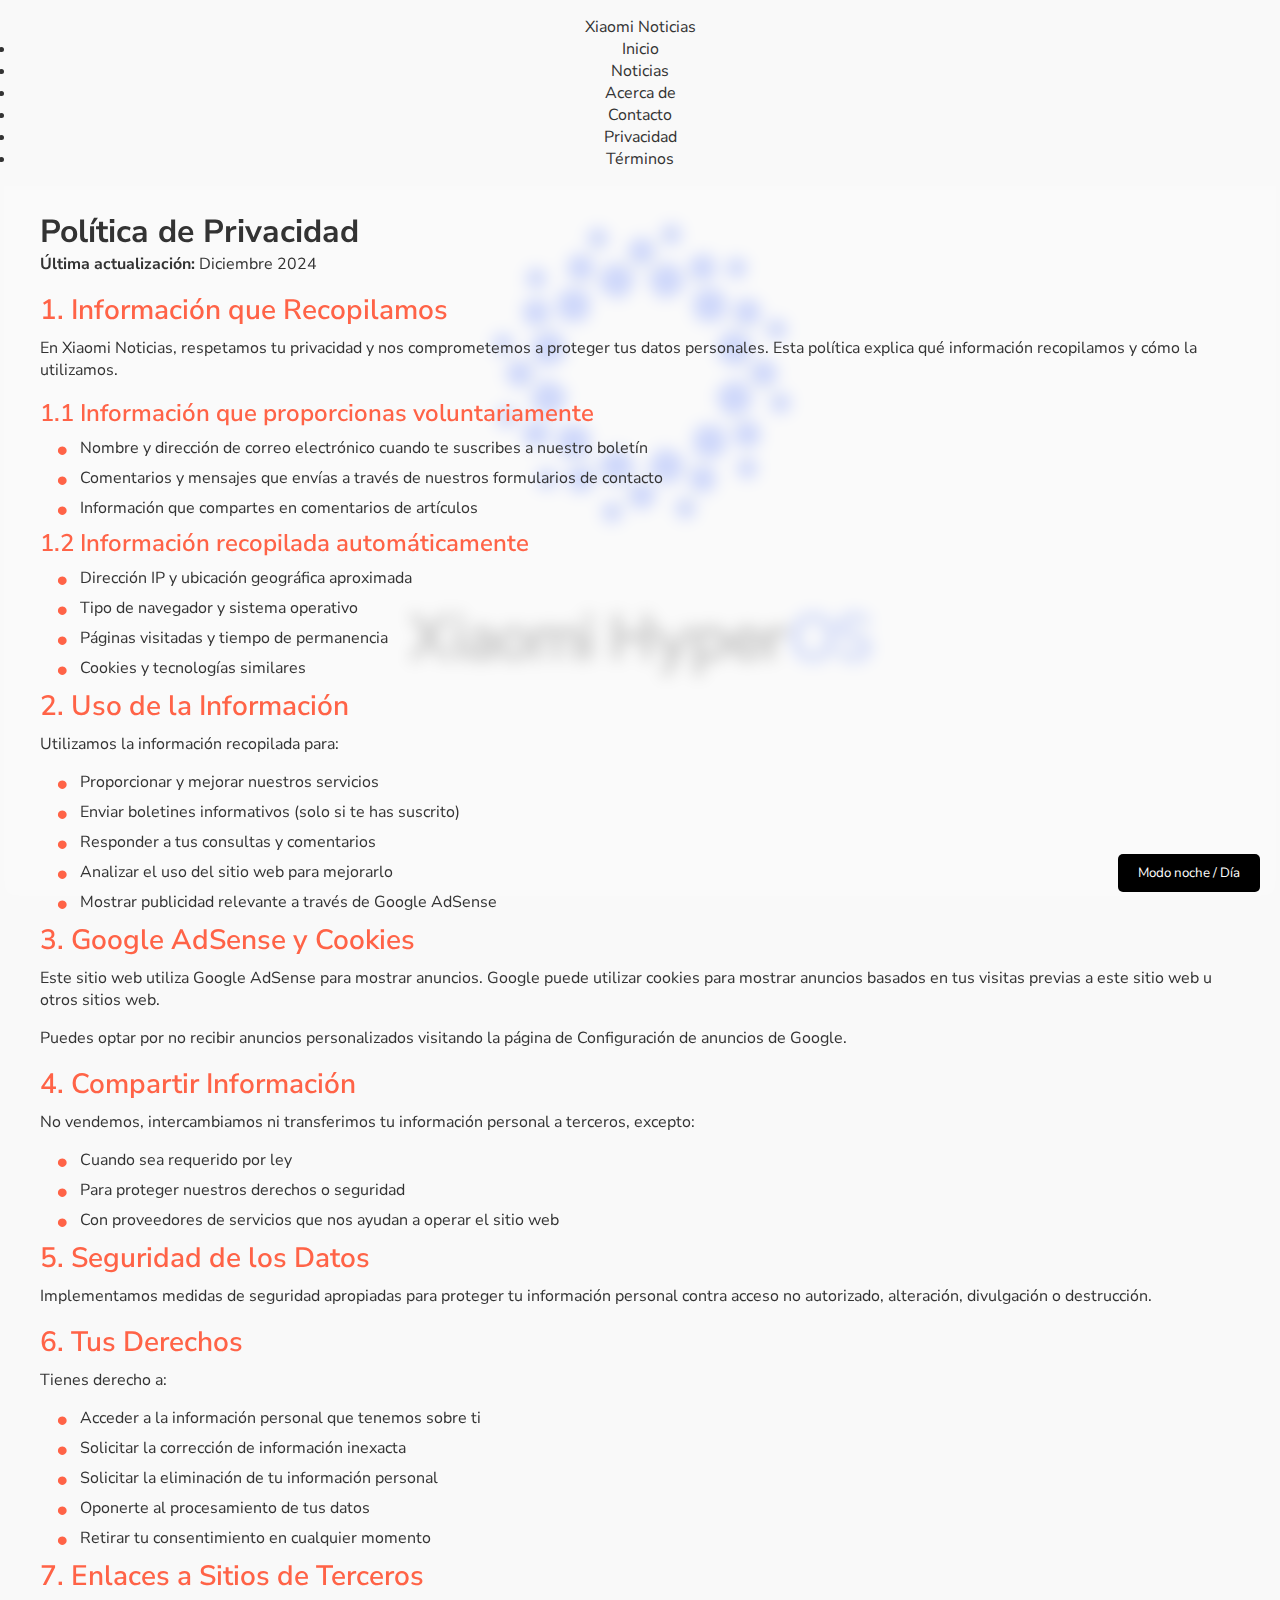
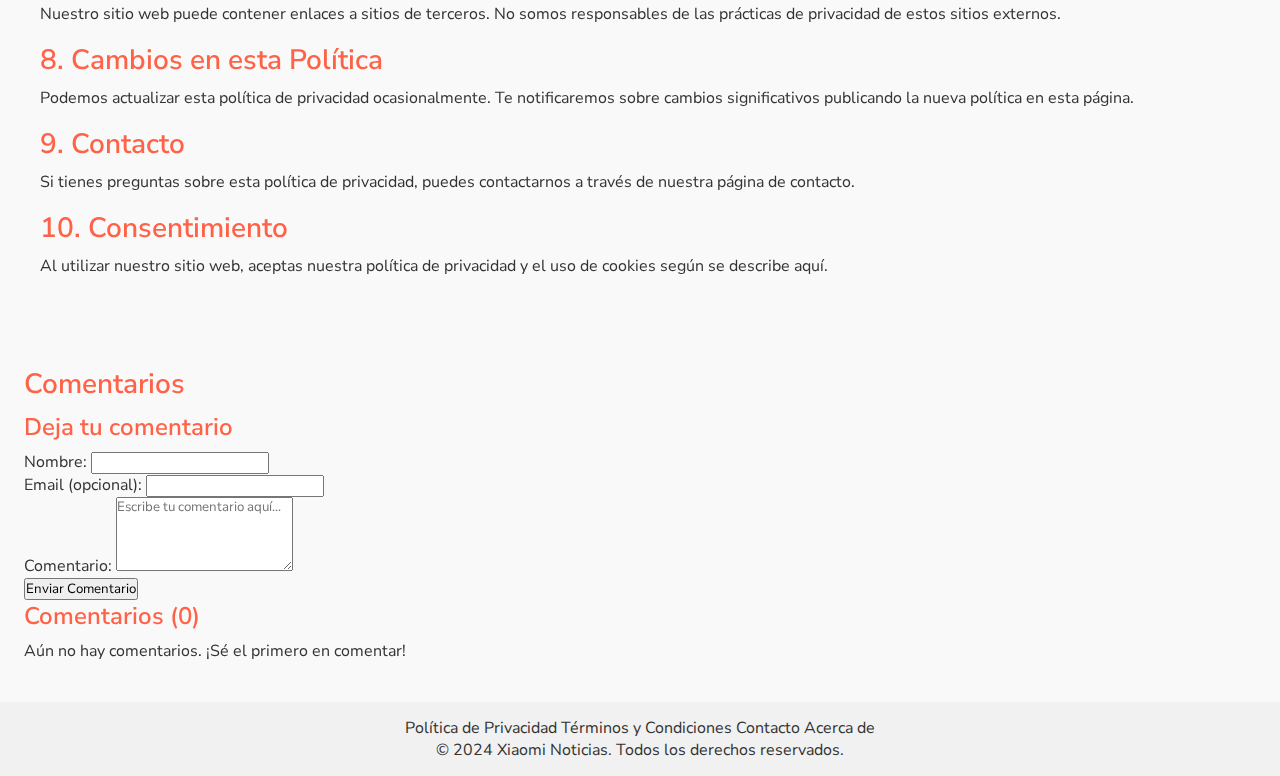
<file: privacy-policy.html>
<!DOCTYPE html>
<html lang="es">
<head>
    <meta charset="UTF-8">
    <meta name="viewport" content="width=device-width, initial-scale=1.0">
    <meta name="description" content="Política de Privacidad de Xiaomi Noticias - Información sobre el tratamiento de datos personales">
    <title>Política de Privacidad - Xiaomi Noticias</title>
    <link rel="stylesheet" href="Style.css">
</head>
<body>
    <header>
        <nav>
            <div class="nav-container">
                <div class="logo">
                    <a href="index.html">Xiaomi Noticias</a>
                </div>
                <div class="hamburger" id="hamburger">
                    <span></span>
                    <span></span>
                    <span></span>
                </div>
                <ul class="nav-menu" id="nav-menu">
                    <li><a href="index.html">Inicio</a></li>
                    <li><a href="noticias.html">Noticias</a></li>
                    <li><a href="about.html">Acerca de</a></li>
                    <li><a href="contact.html">Contacto</a></li>
                    <li><a href="privacy-policy.html" class="active">Privacidad</a></li>
                    <li><a href="terms.html">Términos</a></li>
                </ul>
            </div>
        </nav>
    </header>

    <main>
        <div class="container">
            <!-- Ads laterales izquierda -->
            <aside class="adsense-left">
                <!-- Auto Ads se encarga automáticamente de mostrar anuncios -->
            </aside>
            
            <section class="legal-content">
                <h1>Política de Privacidad</h1>
                <p><strong>Última actualización:</strong> Diciembre 2024</p>
                
                <h2>1. Información que Recopilamos</h2>
                <p>En Xiaomi Noticias, respetamos tu privacidad y nos comprometemos a proteger tus datos personales. Esta política explica qué información recopilamos y cómo la utilizamos.</p>
                
                <h3>1.1 Información que proporcionas voluntariamente</h3>
                <ul>
                    <li>Nombre y dirección de correo electrónico cuando te suscribes a nuestro boletín</li>
                    <li>Comentarios y mensajes que envías a través de nuestros formularios de contacto</li>
                    <li>Información que compartes en comentarios de artículos</li>
                </ul>
                
                <h3>1.2 Información recopilada automáticamente</h3>
                <ul>
                    <li>Dirección IP y ubicación geográfica aproximada</li>
                    <li>Tipo de navegador y sistema operativo</li>
                    <li>Páginas visitadas y tiempo de permanencia</li>
                    <li>Cookies y tecnologías similares</li>
                </ul>
                
                <h2>2. Uso de la Información</h2>
                <p>Utilizamos la información recopilada para:</p>
                <ul>
                    <li>Proporcionar y mejorar nuestros servicios</li>
                    <li>Enviar boletines informativos (solo si te has suscrito)</li>
                    <li>Responder a tus consultas y comentarios</li>
                    <li>Analizar el uso del sitio web para mejorarlo</li>
                    <li>Mostrar publicidad relevante a través de Google AdSense</li>
                </ul>
                
                <h2>3. Google AdSense y Cookies</h2>
                <p>Este sitio web utiliza Google AdSense para mostrar anuncios. Google puede utilizar cookies para mostrar anuncios basados en tus visitas previas a este sitio web u otros sitios web.</p>
                <p>Puedes optar por no recibir anuncios personalizados visitando la página de <a href="https://www.google.com/settings/ads" target="_blank">Configuración de anuncios de Google</a>.</p>
                
                <h2>4. Compartir Información</h2>
                <p>No vendemos, intercambiamos ni transferimos tu información personal a terceros, excepto:</p>
                <ul>
                    <li>Cuando sea requerido por ley</li>
                    <li>Para proteger nuestros derechos o seguridad</li>
                    <li>Con proveedores de servicios que nos ayudan a operar el sitio web</li>
                </ul>
                
                <h2>5. Seguridad de los Datos</h2>
                <p>Implementamos medidas de seguridad apropiadas para proteger tu información personal contra acceso no autorizado, alteración, divulgación o destrucción.</p>
                
                <h2>6. Tus Derechos</h2>
                <p>Tienes derecho a:</p>
                <ul>
                    <li>Acceder a la información personal que tenemos sobre ti</li>
                    <li>Solicitar la corrección de información inexacta</li>
                    <li>Solicitar la eliminación de tu información personal</li>
                    <li>Oponerte al procesamiento de tus datos</li>
                    <li>Retirar tu consentimiento en cualquier momento</li>
                </ul>
                
                <h2>7. Enlaces a Sitios de Terceros</h2>
                <p>Nuestro sitio web puede contener enlaces a sitios de terceros. No somos responsables de las prácticas de privacidad de estos sitios externos.</p>
                
                <h2>8. Cambios en esta Política</h2>
                <p>Podemos actualizar esta política de privacidad ocasionalmente. Te notificaremos sobre cambios significativos publicando la nueva política en esta página.</p>
                
                <h2>9. Contacto</h2>
                <p>Si tienes preguntas sobre esta política de privacidad, puedes contactarnos a través de nuestra <a href="contact.html">página de contacto</a>.</p>
                
                <h2>10. Consentimiento</h2>
                <p>Al utilizar nuestro sitio web, aceptas nuestra política de privacidad y el uso de cookies según se describe aquí.</p>
            </section>
            
            <!-- Ads laterales derecha -->
            <aside class="adsense-right">
                <!-- Auto Ads se encarga automáticamente de mostrar anuncios -->
            </aside>
        </div>
    </main>

    <footer>
        <div class="footer-content">
            <div class="footer-links">
                <a href="privacy-policy.html">Política de Privacidad</a>
                <a href="terms.html">Términos y Condiciones</a>
                <a href="contact.html">Contacto</a>
                <a href="about.html">Acerca de</a>
            </div>
            <p>&copy; 2024 Xiaomi Noticias. Todos los derechos reservados.</p>
        </div>
        <button id="toggle-dark-mode">Modo noche / Día</button>
    </footer>
    
    <!-- Scripts optimizados con defer -->
    <script defer src="Dar-mode.js"></script>
    <script defer src="comments.js"></script>
    <script defer src="adsense-handler.js"></script>
    
    <!-- JavaScript para el menú hamburguesa -->
    <script>
        const hamburger = document.getElementById('hamburger');
        const navMenu = document.getElementById('nav-menu');
        
        hamburger.addEventListener('click', function() {
            hamburger.classList.toggle('active');
            navMenu.classList.toggle('active');
            document.body.classList.toggle('menu-active');
        });
        
        // Cerrar menú al hacer clic en un enlace
        document.querySelectorAll('.nav-menu a').forEach(link => {
            link.addEventListener('click', () => {
                hamburger.classList.remove('active');
                navMenu.classList.remove('active');
                document.body.classList.remove('menu-active');
            });
        });
        
        // Cerrar menú al hacer clic fuera de él
        document.addEventListener('click', function(event) {
            const isClickInsideNav = navMenu.contains(event.target);
            const isClickOnHamburger = hamburger.contains(event.target);
            
            if (!isClickInsideNav && !isClickOnHamburger && navMenu.classList.contains('active')) {
                hamburger.classList.remove('active');
                navMenu.classList.remove('active');
                document.body.classList.remove('menu-active');
            }
        });
    </script>
</body>
</html>
</file>
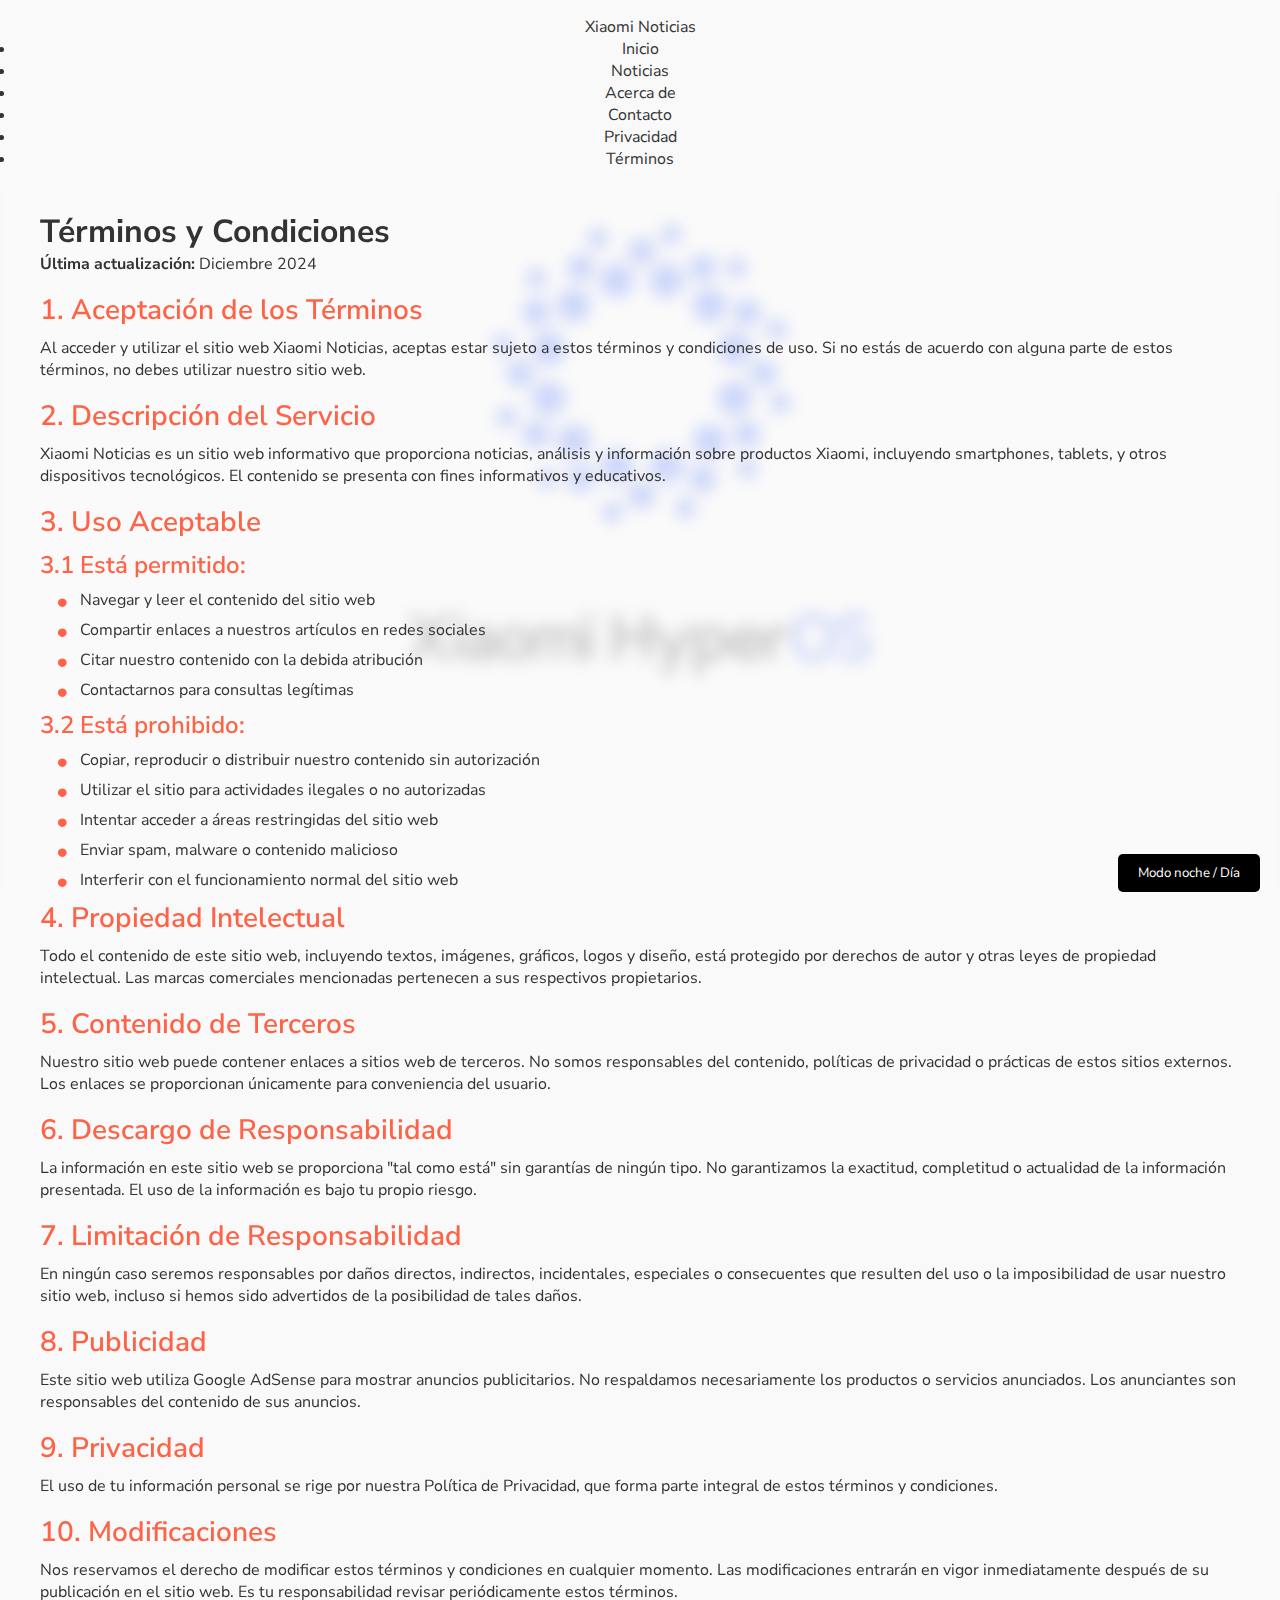
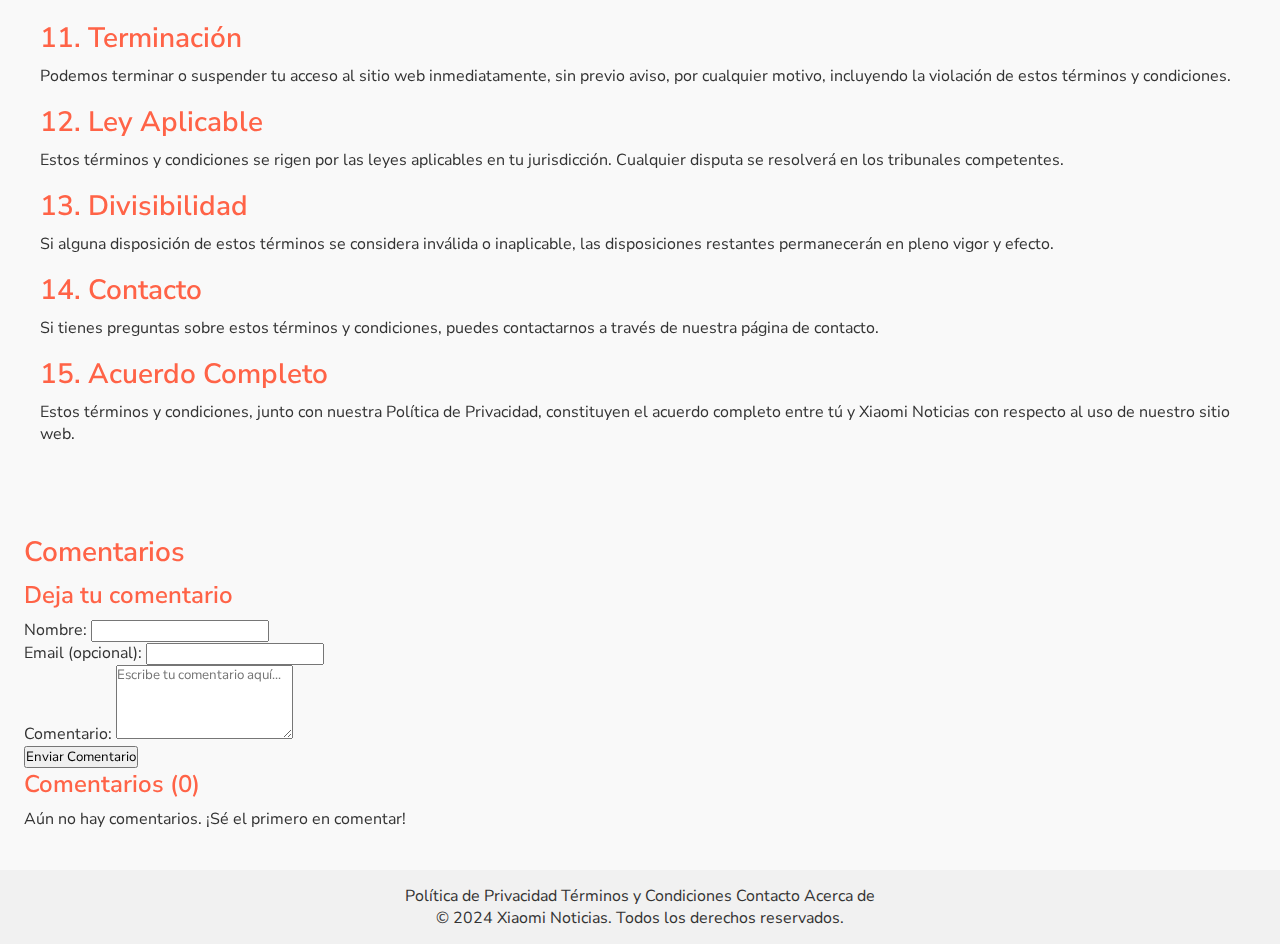
<file: terms.html>
<!DOCTYPE html>
<html lang="es">
<head>
    <meta charset="UTF-8">
    <meta name="viewport" content="width=device-width, initial-scale=1.0">
    <meta name="description" content="Términos y Condiciones de uso de Xiaomi Noticias - Normas y condiciones del sitio web">
    <title>Términos y Condiciones - Xiaomi Noticias</title>
    <link rel="stylesheet" href="Style.css">
    
    <!-- AdSense -->
    <script async src="https://pagead2.googlesyndication.com/pagead/js/adsbygoogle.js?client=ca-pub-2706305242875973" crossorigin="anonymous"></script>
</head>
<body>
    <header>
        <nav>
            <div class="nav-container">
                <div class="logo">
                    <a href="index.html">Xiaomi Noticias</a>
                </div>
                <div class="hamburger" id="hamburger">
                    <span></span>
                    <span></span>
                    <span></span>
                </div>
                <ul class="nav-menu" id="nav-menu">
                    <li><a href="index.html">Inicio</a></li>
                    <li><a href="noticias.html">Noticias</a></li>
                    <li><a href="about.html">Acerca de</a></li>
                    <li><a href="contact.html">Contacto</a></li>
                    <li><a href="privacy-policy.html">Privacidad</a></li>
                    <li><a href="terms.html" class="active">Términos</a></li>
                </ul>
            </div>
        </nav>
    </header>

    <main>
        <div class="container">
            <!-- Ads laterales izquierda -->
            <aside class="adsense-left">
                <!-- Auto Ads se encarga automáticamente de mostrar anuncios -->
            </aside>
            
            <section class="legal-content">
                <h1>Términos y Condiciones</h1>
                <p><strong>Última actualización:</strong> Diciembre 2024</p>
                
                <h2>1. Aceptación de los Términos</h2>
                <p>Al acceder y utilizar el sitio web Xiaomi Noticias, aceptas estar sujeto a estos términos y condiciones de uso. Si no estás de acuerdo con alguna parte de estos términos, no debes utilizar nuestro sitio web.</p>
                
                <h2>2. Descripción del Servicio</h2>
                <p>Xiaomi Noticias es un sitio web informativo que proporciona noticias, análisis y información sobre productos Xiaomi, incluyendo smartphones, tablets, y otros dispositivos tecnológicos. El contenido se presenta con fines informativos y educativos.</p>
                
                <h2>3. Uso Aceptable</h2>
                <h3>3.1 Está permitido:</h3>
                <ul>
                    <li>Navegar y leer el contenido del sitio web</li>
                    <li>Compartir enlaces a nuestros artículos en redes sociales</li>
                    <li>Citar nuestro contenido con la debida atribución</li>
                    <li>Contactarnos para consultas legítimas</li>
                </ul>
                
                <h3>3.2 Está prohibido:</h3>
                <ul>
                    <li>Copiar, reproducir o distribuir nuestro contenido sin autorización</li>
                    <li>Utilizar el sitio para actividades ilegales o no autorizadas</li>
                    <li>Intentar acceder a áreas restringidas del sitio web</li>
                    <li>Enviar spam, malware o contenido malicioso</li>
                    <li>Interferir con el funcionamiento normal del sitio web</li>
                </ul>
                
                <h2>4. Propiedad Intelectual</h2>
                <p>Todo el contenido de este sitio web, incluyendo textos, imágenes, gráficos, logos y diseño, está protegido por derechos de autor y otras leyes de propiedad intelectual. Las marcas comerciales mencionadas pertenecen a sus respectivos propietarios.</p>
                
                <h2>5. Contenido de Terceros</h2>
                <p>Nuestro sitio web puede contener enlaces a sitios web de terceros. No somos responsables del contenido, políticas de privacidad o prácticas de estos sitios externos. Los enlaces se proporcionan únicamente para conveniencia del usuario.</p>
                
                <h2>6. Descargo de Responsabilidad</h2>
                <p>La información en este sitio web se proporciona "tal como está" sin garantías de ningún tipo. No garantizamos la exactitud, completitud o actualidad de la información presentada. El uso de la información es bajo tu propio riesgo.</p>
                
                <h2>7. Limitación de Responsabilidad</h2>
                <p>En ningún caso seremos responsables por daños directos, indirectos, incidentales, especiales o consecuentes que resulten del uso o la imposibilidad de usar nuestro sitio web, incluso si hemos sido advertidos de la posibilidad de tales daños.</p>
                
                <h2>8. Publicidad</h2>
                <p>Este sitio web utiliza Google AdSense para mostrar anuncios publicitarios. No respaldamos necesariamente los productos o servicios anunciados. Los anunciantes son responsables del contenido de sus anuncios.</p>
                
                <h2>9. Privacidad</h2>
                <p>El uso de tu información personal se rige por nuestra <a href="privacy-policy.html">Política de Privacidad</a>, que forma parte integral de estos términos y condiciones.</p>
                
                <h2>10. Modificaciones</h2>
                <p>Nos reservamos el derecho de modificar estos términos y condiciones en cualquier momento. Las modificaciones entrarán en vigor inmediatamente después de su publicación en el sitio web. Es tu responsabilidad revisar periódicamente estos términos.</p>
                
                <h2>11. Terminación</h2>
                <p>Podemos terminar o suspender tu acceso al sitio web inmediatamente, sin previo aviso, por cualquier motivo, incluyendo la violación de estos términos y condiciones.</p>
                
                <h2>12. Ley Aplicable</h2>
                <p>Estos términos y condiciones se rigen por las leyes aplicables en tu jurisdicción. Cualquier disputa se resolverá en los tribunales competentes.</p>
                
                <h2>13. Divisibilidad</h2>
                <p>Si alguna disposición de estos términos se considera inválida o inaplicable, las disposiciones restantes permanecerán en pleno vigor y efecto.</p>
                
                <h2>14. Contacto</h2>
                <p>Si tienes preguntas sobre estos términos y condiciones, puedes contactarnos a través de nuestra <a href="contact.html">página de contacto</a>.</p>
                
                <h2>15. Acuerdo Completo</h2>
                <p>Estos términos y condiciones, junto con nuestra Política de Privacidad, constituyen el acuerdo completo entre tú y Xiaomi Noticias con respecto al uso de nuestro sitio web.</p>
            </section>
            
            <!-- Ads laterales derecha -->
            <aside class="adsense-right">
                <!-- Auto Ads se encarga automáticamente de mostrar anuncios -->
            </aside>
        </div>
    </main>

    <footer>
        <div class="footer-content">
            <div class="footer-links">
                <a href="privacy-policy.html">Política de Privacidad</a>
                <a href="terms.html">Términos y Condiciones</a>
                <a href="contact.html">Contacto</a>
                <a href="about.html">Acerca de</a>
            </div>
            <p>&copy; 2024 Xiaomi Noticias. Todos los derechos reservados.</p>
        </div>
        <button id="toggle-dark-mode">Modo noche / Día</button>
    </footer>
    
    <!-- Scripts optimizados con defer -->
    <script defer src="Dar-mode.js"></script>
    <script defer src="comments.js"></script>
    <script defer src="adsense-handler.js"></script>
    
    <!-- JavaScript para el menú hamburguesa -->
    <script>
        const hamburger = document.getElementById('hamburger');
        const navMenu = document.getElementById('nav-menu');
        
        hamburger.addEventListener('click', function() {
            hamburger.classList.toggle('active');
            navMenu.classList.toggle('active');
            document.body.classList.toggle('menu-active');
        });
        
        // Cerrar menú al hacer clic en un enlace
        document.querySelectorAll('.nav-menu a').forEach(link => {
            link.addEventListener('click', () => {
                hamburger.classList.remove('active');
                navMenu.classList.remove('active');
                document.body.classList.remove('menu-active');
            });
        });
        
        // Cerrar menú al hacer clic fuera de él
        document.addEventListener('click', function(event) {
            const isClickInsideNav = navMenu.contains(event.target);
            const isClickOnHamburger = hamburger.contains(event.target);
            
            if (!isClickInsideNav && !isClickOnHamburger && navMenu.classList.contains('active')) {
                hamburger.classList.remove('active');
                navMenu.classList.remove('active');
                document.body.classList.remove('menu-active');
            }
        });
    </script>
</body>
</html>
</file>
<file: Style.css>
@import url('https://fonts.googleapis.com/css2?family=Nunito+Sans:wght@200;400;600;800&display=swap');

:root {
    --background-color: #f9f9f9;
    --text-color: #333;
    --primary-color: #ff6347; /* Tomate */
    --secondary-color: #555; /* Gris oscuro */
    --footer-background-color: #f1f1f1;
    --footer-text-color: #333;
    --section-background-color: rgba(0, 0, 0, 0); /* Color de fondo con transparencia */
    --section-background-color-dark: rgba(18, 18, 18, 0.8); /* Color de fondo con transparencia para modo oscuro */
}

body.dark-mode {
    --background-color: #121212; /* Gris oscuro para modo oscuro */
    --text-color: #e0e0e0; /* Gris claro para texto en modo oscuro */
    --footer-background-color: rgba(18, 18, 18, 0.8); /* Gris oscuro con transparencia para modo oscuro */
    --footer-text-color: #e0e0e0;
}

* {
    margin: 0;
    padding: 0;
    box-sizing: border-box;
    font-family: 'Nunito Sans';
}

body {
    display: flex;
    flex-direction: column;
    align-items: center;
    background-color: var(--background-color);
    color: var(--text-color);
    transition: background-color 0.3s, color 0.3s;
    min-width: 320px;
    position: relative;
    overflow-x: hidden; /* Evita el deslizamiento horizontal */
}

body::before {
    content: "";
    position: fixed; /* Cambiado a fixed para que la imagen sea estática */
    top: 0;
    left: 0;
    right: 0;
    bottom: 0;
    background-image: url('IMG/Logo.jpg'); /* Reemplaza con la ruta de tu imagen */
    background-size: cover;
    background-position: center;
    filter: blur(8px); /* Ajusta el valor para cambiar el nivel de desenfoque */
    z-index: -1;
    opacity: 0.2; /* Ajusta la opacidad según sea necesario */
    background-color: var(--section-background-color); /* Color de fondo con transparencia */
}

body.dark-mode::before {
    background-image: url('/IMG/Logo.jpg'); /* Reemplaza con la ruta de tu imagen */
    filter: blur(8px); /* Ajusta el valor para cambiar el nivel de desenfoque */
    opacity: 0.5; /* Ajusta la opacidad según sea necesario */
    background-color: var(--section-background-color-dark); /* Color de fondo con transparencia para modo oscuro */
}

header, footer, .container {
    width: 100%;
}

header, footer {
    background-color: var(--section-background-color); /* Color de fondo con transparencia */
}

body.dark-mode header, body.dark-mode footer {
    background-color: var(--section-background-color-dark); /* Color de fondo con transparencia para modo oscuro */
}

header {
    position: relative; /* Cambiado a relative para que el header no sea fijo */
    top: 0;
    left: 0;
    right: 0;
    padding: 1rem;
    text-align: center;
    z-index: 1000; /* Asegura que el header esté por encima de otros elementos */
    background-color: var(--background-color); /* Elimina la transparencia */
}

body.dark-mode header {
    background-color: var(--background-color); /* Elimina la transparencia en modo oscuro */
}

header section {
    padding: 1rem;
    border-radius: 8px;
}

header h1 {
    font-size: 2.5rem;
    font-weight: 800;
    color: var(--primary-color);
    margin-bottom: 0.5rem;
}

header p {
    font-size: 1.25rem;
    color: var(--secondary-color);
}

.container {
    display: flex;
    justify-content: center;
    width: 100%;
    max-width: 1500px; /* Limita el ancho máximo de la página */
    padding: 0 1rem; /* Añade padding para mantener márgenes */
    box-sizing: border-box; /* Incluye el padding en el ancho total */
}

main {
    display: flex;
    flex-direction: column;
    gap: 1.5rem;
    margin-top: 1rem; /* Añade margen superior para evitar que el contenido se superponga con el header */
    max-width: 3000px; /* Limita el ancho máximo del main */
    width: 100%; /* Asegura que el main ocupe todo el ancho disponible */
    box-sizing: border-box; /* Incluye el padding en el ancho total */
}

section {
    background-color: var(--section-background-color); /* Color de fondo con transparencia */
    padding: 1.5rem;
    border-radius: 8px;
    overflow-x: auto; /* Permite que las tablas sean responsivas */
}

body.dark-mode section {
    background-color: var(--section-background-color-dark); /* Color de fondo con transparencia para modo oscuro */
}

section h2 {
    font-size: 1.75rem;
    font-weight: 600;
    color: var(--primary-color);
    margin-bottom: 0.5rem;
}

section h3 {
    font-size: 1.5rem;
    font-weight: 600;
    color: var(--primary-color);
    margin-bottom: 0.5rem;
}

section h4 {
    font-size: 1.25rem;
    font-weight: 600;
    color: var(--primary-color);
    margin-bottom: 0.5rem;
}

section h5 {
    font-size: 1.1rem;
    font-weight: 600;
    color: var(--primary-color);
    margin-bottom: 0.5rem;
}

section p {
    font-size: 1rem;
    color: var(--text-color);
    margin-bottom: 1rem;
}

section ul {
    list-style: none;
    padding-left: 1rem;
}

section ul li {
    font-size: 1rem;
    color: var(--text-color);
    margin-bottom: 0.5rem;
    position: relative;
    padding-left: 1.5rem;
}

section ul li::before {
    content: '•';
    position: absolute;
    left: 0;
    color: var(--primary-color);
    font-size: 1.5rem;
    line-height: 1;
}

footer {
    text-align: center;
    padding: 15px;
    width: 100%;
    background-color: var(--footer-background-color);
    color: var(--footer-text-color);
    position: relative;
    margin-top: auto;
}

#toggle-dark-mode {
    position: fixed;
    bottom: 8px;
    right: 20px;
    padding: 10px 20px;
    background-color: black;
    color: #fff;
    border: none;
    border-radius: 5px;
    cursor: pointer;
    transition: background-color 0.2s, color 0.2s;
}

#toggle-dark-mode:hover {
    background-color: var(--primary-color);
    color: #fff;
}

body.dark-mode #toggle-dark-mode {
    background-color: white;
    color: black;
}

body.dark-mode #toggle-dark-mode:hover {
    color: black;
    background-color: var(--primary-color);
}

@media (max-width: 1200px) {
    header h1 {
        font-size: 2rem;
    }
}

@media (max-width: 992px) {
    .container {
        padding: 0 0.5rem; /* Ajusta el padding en pantallas medianas */
    }
    header h1 {
        font-size: 1.75rem;
    }
    header p {
        font-size: 1.1rem;
    }
    section h2 {
        font-size: 1.5rem;
    }
    section h3 {
        font-size: 1.25rem;
    }
    section h4 {
        font-size: 1.1rem;
    }
    section h5 {
        font-size: 1rem;
    }
    section p, section ul li {
        font-size: 0.9rem;
    }
    table th, table td {
        font-size: 0.9rem; /* Ajusta el tamaño de la fuente en las tablas */
    }
}

@media (max-width: 768px) {

    footer {
        padding: 10px;
        font-size: 0.9rem;
    }
    #toggle-dark-mode {
        bottom: 10px;
        right: 10px;
        padding: 8px 16px;
        font-size: 0.9rem;
    }
    .container {
        padding: 0; /* Elimina el padding en pantallas pequeñas */
    }
    main {
        width: 100%; /* Asegura que el main ocupe todo el ancho disponible */
    }
    section {
        padding: 1rem; /* Ajusta el padding para pantallas pequeñas */
    }
    header h1 {
        font-size: 1.5rem;
    }
    header p {
        font-size: 1rem;
    }
    section h2 {
        font-size: 1.25rem;
    }
    section h3 {
        font-size: 1.1rem;
    }
    section h4 {
        font-size: 1rem;
    }
    section h5 {
        font-size: 0.9rem;
    }
    section p, section ul li {
        font-size: 0.8rem;
    }
    table th, table td {
        font-size: 0.8rem; /* Ajusta el tamaño de la fuente en las tablas */
    }
}

@media (max-width: 576px) {

    footer {
        padding: 8px;
        font-size: 0.8rem;
    }
    #toggle-dark-mode {
        bottom: 12px;
        right: 12px;
        padding: 6px 12px;
        font-size: 0.8rem;
    }
    header h1 {
        font-size: 1.25rem;
    }
    header p {
        font-size: 0.9rem;
    }
    main {
        margin-top: 1rem; /* Ajusta el margen superior para evitar que el contenido se superponga con el header */
        padding: 0; /* Elimina el padding */
    }
    .container {
        padding: 0; /* Elimina el padding */
    }
    section {
        padding: 0.5rem; /* Ajusta el padding para pantallas muy pequeñas */
    }
    section h2 {
        font-size: 1rem;
    }
    section h3 {
        font-size: 0.9rem;
    }
    section h4 {
        font-size: 0.8rem;
    }
    section h5 {
        font-size: 0.75rem;
    }
    section p, section ul li {
        font-size: 0.7rem;
    }
    table th, table td {
        font-size: 0.7rem; /* Ajusta el tamaño de la fuente en las tablas */
    }
}

/* DataTables Custom Styles */
.dataTables_wrapper {
    margin: 2rem 0;
}

.dataTables_wrapper .dataTables_paginate .paginate_button {
    padding: 0.5rem 1rem;
    margin: 0.2rem;
    background-color: var(--primary-color);
    color: #fff !important;
    border: none;
    border-radius: 5px;
    cursor: pointer;
}

.dataTables_wrapper .dataTables_paginate .paginate_button:hover {
    background-color: var(--secondary-color);
}

.dataTables_wrapper .dataTables_filter input {
    padding: 0.5rem;
    border: 1px solid var(--secondary-color);
    border-radius: 5px;
}

.dataTables_wrapper .dataTables_length select {
    padding: 0.5rem;
    border: 1px solid var (--secondary-color);
    border-radius: 5px;
}

.dataTables_wrapper .dataTables_paginate,
.dataTables_wrapper .dataTables_filter,
.dataTables_wrapper .dataTables_length,
.dataTables_wrapper .dataTables_info {
    display: none;
}

/* Estilos para modo noche */
body.dark-mode .dataTables_wrapper {
    color: #ffffff;
}

body.dark-mode .dataTables_wrapper .dataTables_paginate .paginate_button {
    background-color: var(--secondary-color);
    color: #fff !important;
}

body.dark-mode .dataTables_wrapper .dataTables_paginate .paginate_button:hover {
    background-color: var(--primary-color);
}

body.dark-mode .dataTables_wrapper .dataTables_filter input {
    background-color: #333;
    color: #fff;
    border: 1px solid #555;
}

body.dark-mode .dataTables_wrapper .dataTables_length select {
    background-color: #333;
    color: #fff;
    border: 1px solid #555;
}

body.dark-mode table {
    background-color: #333;
    color: #fff;
}

body.dark-mode table th, 
body.dark-mode table td {
    background-color: #333 !important;
    border: 1px solid #555;
    color: #fff !important;
}

body.dark-mode table tr:nth-child(even) {
    background-color: #444 !important;
}

body.dark-mode table tr:nth-child(odd) {
    background-color: #333 !important;
}

/* Responsive Tables */
table {
    width: 100%;
    border-collapse: collapse;
}

table th, table td {
    padding: 0.75rem;
    text-align: left;
}

@media (max-width: 992px) {
    table {
        display: block;
        overflow-x: auto;
        white-space: nowrap;
    }
}
/* Estilos generales */
.device-list {
    display: flex;
    flex-wrap: wrap;
    gap: 1rem;
    list-style: none;
    padding: 0;
}

.device {
    position: relative;
    display: flex;
    flex-direction: column;
    align-items: center;
    text-align: center;
    width: 150px; /* Ajusta el tamaño según sea necesario */
    height: 200px; /* Ajusta el tamaño según sea necesario */
    margin-bottom: 1rem;
    overflow: hidden;
    border-radius: 8px; /* Añade bordes redondeados */
    box-shadow: 0 4px 8px rgba(0, 0, 0, 0.1); /* Añade sombra */
    background-color: #f0f0f0; /* Color de fondo por defecto */
    padding: 1px;
    transition: transform 0.3s ease, background-color 0.3s ease; /* Transición para el efecto hover */
}

.device img {
    max-width: 90%; /* Ajusta el tamaño para que no ocupe el 100% del contenedor */
    max-height: 90%; /* Ajusta el tamaño para que no ocupe el 100% del contenedor */
    object-fit: contain; /* Asegura que la imagen se ajuste dentro del contenedor sin recortarse */
    transition: transform 0.3s ease; /* Transición para el efecto hover */
    padding-top: 25px;
}

.device p {
    position: absolute;
    bottom: 0;
    width: 100%;
    background: rgba(0, 0, 0, 0.5); /* Fondo difuminado */
    color: #fff;
    padding: 0.5rem;
    margin: 0;
    font-weight: bold;
    text-align: center;
    transition: background 0.3s ease; /* Transición para el efecto hover */
}

.device::before {
    content: "";
    position: absolute;
    top: 0;
    left: 0;
    right: 0;
    bottom: 0;
    background: linear-gradient(45deg, rgba(255, 0, 0, 0.5), rgba(0, 0, 255, 0.5)); /* Simula el efecto de color difuminado */
    filter: blur(15px); /* Difumina el fondo */
    z-index: -1; /* Coloca el fondo detrás del contenido */
}

.device:hover {
    transform: scale(1.1); /* Agranda el contenedor al pasar el cursor */
}

.device:hover p {
    background: rgba(0, 0, 0, 0.7); /* Cambia el fondo al pasar el cursor */
}

a {
    text-decoration: none; /* Elimina el subrayado de los enlaces */
    color: inherit; /* Hereda el color del texto */
}

/* Estilos para el modo oscuro */
body.dark-mode .device {
    background-color: #333; /* Color de fondo para el modo oscuro */
    color: #fff; /* Color de texto para el modo oscuro */
}

body.dark-mode .device p {
    background: rgba(255, 255, 255, 0.5); /* Fondo difuminado para el modo oscuro */
    color: #000; /* Color de texto para el modo oscuro */
}

@media (max-width: 768px) {
    .device {
        width: 100px; /* Ajusta el tamaño para pantallas pequeñas */
        height: 150px; /* Ajusta el tamaño para pantallas pequeñas */
    }
}

@media (max-width: 576px) {
    .device {
        width: 80px; /* Ajusta el tamaño para pantallas muy pequeñas */
        height: 120px; /* Ajusta el tamaño para pantallas muy pequeñas */
    }
}

.container {
    display: flex;
    justify-content: space-between;
    flex-wrap: wrap; /* Permite que los elementos se envuelvan en pantallas pequeñas */
}

aside.adsense-left, aside.adsense-right {
    width: 160px; /* Ajusta el ancho según sea necesario */
    margin: 0 10px; /* Ajusta el margen según sea necesario */
}

main {
    flex: 1;
    margin: 0 20px; /* Ajusta el margen según sea necesario */
}

/* Media query para pantallas pequeñas */
@media (max-width: 768px) {
    .container {
        flex-direction: column; /* Cambia la dirección del flex a columna */
    }

    aside.adsense-left, aside.adsense-right {
        width: 100%; /* Haz que los asides ocupen el 100% del ancho */
        margin: 10px 0; /* Ajusta el margen para pantallas pequeñas */
    }

    main {
        margin: auto; /* Elimina el margen en pantallas pequeñas */
    }
}
</file>
<file: adsense-optimization.css>
/* Optimizaciones de AdSense para mejorar rendimiento móvil */
/* Reduce CLS y mejora la experiencia de usuario */

/* Contenedores de anuncios - Reservar espacio para evitar CLS */
.adsense-container,
.ads-left,
.ads-right,
.adsense-left,
.adsense-right {
    min-height: 250px;
    display: flex;
    align-items: center;
    justify-content: center;
    background-color: #f8f9fa;
    border: 1px solid #e9ecef;
    border-radius: 4px;
    margin: 10px 0;
    transition: opacity 0.3s ease;
    position: relative;
}

/* Estados de carga de anuncios */
.ad-loading {
    opacity: 0.7;
}

.ad-loading::before {
    content: "Cargando anuncio...";
    position: absolute;
    top: 50%;
    left: 50%;
    transform: translate(-50%, -50%);
    color: #6c757d;
    font-size: 14px;
    font-family: -apple-system, BlinkMacSystemFont, 'Segoe UI', Roboto, sans-serif;
}

.ad-loaded {
    background-color: transparent;
    border: none;
    min-height: auto;
}

.ad-failed {
    display: none !important;
}

/* Optimizaciones para móvil */
@media (max-width: 768px) {
    .adsense-container,
    .ads-left,
    .ads-right,
    .adsense-left,
    .adsense-right {
        min-height: 200px;
        margin: 8px 0;
    }
    
    /* Ocultar anuncios laterales en móvil para mejorar rendimiento */
    .ads-left,
    .ads-right,
    .adsense-left,
    .adsense-right {
        display: none;
    }
    
    /* Limitar anuncios visibles en móvil */
    .ad-hidden-mobile {
        display: none !important;
    }
}

/* Optimizaciones para conexiones lentas */
@media (prefers-reduced-data: reduce) {
    .adsense-container,
    .ads-left,
    .ads-right,
    .adsense-left,
    .adsense-right {
        display: none !important;
    }
}

/* Modo oscuro para contenedores de anuncios */
.dark-mode .adsense-container,
.dark-mode .ads-left,
.dark-mode .ads-right,
.dark-mode .adsense-left,
.dark-mode .adsense-right {
    background-color: #2d3748;
    border-color: #4a5568;
    color: #e2e8f0;
}

.dark-mode .ad-loading::before {
    color: #a0aec0;
}

/* Animaciones suaves para carga de anuncios */
@keyframes fadeIn {
    from {
        opacity: 0;
        transform: translateY(10px);
    }
    to {
        opacity: 1;
        transform: translateY(0);
    }
}

.ad-loaded .adsbygoogle {
    animation: fadeIn 0.5s ease-out;
}

/* Optimización para impresión */
@media print {
    .adsense-container,
    .ads-left,
    .ads-right,
    .adsense-left,
    .adsense-right {
        display: none !important;
    }
}

/* Mejoras de accesibilidad */
@media (prefers-reduced-motion: reduce) {
    .adsense-container,
    .ads-left,
    .ads-right,
    .adsense-left,
    .adsense-right {
        transition: none;
    }
    
    .ad-loaded .adsbygoogle {
        animation: none;
    }
}

/* Contenedor responsive para anuncios */
.ad-responsive {
    width: 100%;
    max-width: 728px;
    margin: 0 auto;
}

@media (max-width: 768px) {
    .ad-responsive {
        max-width: 320px;
    }
}

@media (max-width: 480px) {
    .ad-responsive {
        max-width: 300px;
    }
}
</file>
<file: Style.min.css>
@import url('https://fonts.googleapis.com/css2?family=Nunito+Sans:wght@200;400;600;800&display=swap'); :root { --background-color:#ffffff; --text-color:#212529; --primary-color:#dc3545; --secondary-color:#495057; --footer-background-color:#f8f9fa; --footer-text-color:#212529; --section-background-color:rgba(0,0,0,0); --section-background-color-dark:rgba(18,18,18,0.8); } body.dark-mode { --background-color:#0d1117; --text-color:#f0f6fc; --secondary-color:#8b949e; --footer-background-color:rgba(13,17,23,0.95); --footer-text-color:#f0f6fc; --section-background-color:rgba(22,27,34,0.8); --section-background-color-dark:rgba(22,27,34,0.9); } * { margin:0; padding:0; box-sizing:border-box; font-family:'Nunito Sans'; } img { max-width:100%; height:auto; display:block; } body { display:flex; flex-direction:column; align-items:center; background-color:var(--background-color); color:var(--text-color); transition:background-color 0.3s,color 0.3s; min-width:320px; position:relative; overflow-x:hidden; } header nav { background:rgba(255,255,255,0.95); backdrop-filter:blur(10px); border-bottom:1px solid rgba(0,0,0,0.1); position:fixed; top:0; left:0; height:70px; contain:layout; right:0; z-index:1000; transition:all 0.3s ease; } .nav-container { max-width:1200px; margin:0 auto; display:flex; justify-content:space-between; align-items:center; padding:1rem 2rem; } .logo a { font-size:1.5rem; font-weight:bold; color:var(--primary-color); text-decoration:none; transition:color 0.3s ease; } .logo a:hover { color:var(--secondary-color); } .nav-menu { display:flex; list-style:none; gap:2rem; } .parrafo{ color:white; } .titleAbout{ color:white; } .nav-menu a { text-decoration:none; color:var(--text-color); font-weight:500; padding:0.5rem 1rem; border-radius:5px; transition:all 0.3s ease; } .nav-menu a:hover, .nav-menu a.active { background:var(--primary-color); color:white; } .hamburger { display:none; flex-direction:column; cursor:pointer; padding:0.5rem; z-index:1001; position:relative; } .hamburger span { width:25px; height:3px; background-color:var(--text-color); margin:3px 0; transition:0.3s; border-radius:2px; } .hamburger.active span:nth-child(1) { transform:rotate(-45deg) translate(-5px,6px); } .hamburger.active span:nth-child(2) { opacity:0; } .hamburger.active span:nth-child(3) { transform:rotate(45deg) translate(-5px,-6px); } body.dark-mode .hamburger span { background-color:var(--text-color); } body.dark-mode header nav { background:rgba(30,30,30,0.95); border-bottom:1px solid rgba(255,255,255,0.1); } body.dark-mode .nav-menu a { color:var(--text-color); } body.dark-mode .nav-menu a:hover, body.dark-mode .nav-menu a.active { background:var(--primary-color); color:var(--background-color); } .ads-left, .ads-right, .adsense-left, .adsense-right { position:sticky; top:100px; height:fit-content; min-height:250px; background:transparent; border-radius:8px; padding:0; box-shadow:none; transition:all 0.3s ease; contain:layout style; } .ads-left, .adsense-left { grid-column:1; } .ads-right, .adsense-right { grid-column:3; } .ads-left.has-ads, .ads-right.has-ads, .adsense-left.has-ads, .adsense-right.has-ads { background:var(--section-background-color); padding:1rem; box-shadow:0 2px 10px rgba(0,0,0,0.1); } body.dark-mode .ads-left.has-ads, body.dark-mode .ads-right.has-ads, body.dark-mode .adsense-left.has-ads, body.dark-mode .adsense-right.has-ads { background:var(--section-background-color-dark); box-shadow:0 2px 10px rgba(255,255,255,0.1); } .adsense-container { background:transparent; border-radius:8px; padding:0; margin-bottom:0; text-align:center; box-shadow:none; min-height:0; transition:all 0.3s ease; } .adsense-container.has-ads { background:var(--section-background-color); padding:1rem; margin-bottom:1rem; box-shadow:0 2px 10px rgba(0,0,0,0.1); } body.dark-mode .adsense-container.has-ads { background:var(--section-background-color-dark); box-shadow:0 2px 10px rgba(255,255,255,0.1); } .adsense-container:empty, .ads-left:empty, .ads-right:empty, .adsense-left:empty, .adsense-right:empty { display:none; } .adsbygoogle[data-ad-status="filled"] { display:block !important; } .adsbygoogle[data-ad-status="unfilled"] { display:none !important; } #comments-section { background-color:var(--section-background-color); padding:2rem; border-radius:8px; margin-top:2rem; box-shadow:0 2px 10px rgba(0,0,0,0.1); position:relative; z-index:1; } body.dark-mode #comments-section { background-color:var(--section-background-color-dark); box-shadow:0 2px 10px rgba(255,255,255,0.1); } .comment-form { background:rgba(255,255,255,0.5); padding:1.5rem; border-radius:8px; margin-bottom:2rem; border:1px solid rgba(0,0,0,0.1); } body.dark-mode .comment-form { background:rgba(30,30,30,0.5); border:1px solid rgba(255,255,255,0.1); } .comment-form h3 { color:var(--primary-color); margin-bottom:1rem; font-size:1.25rem; } .form-group { margin-bottom:1rem; } .form-group label { display:block; margin-bottom:0.5rem; font-weight:600; color:var(--text-color); } .form-group input, .form-group textarea { width:100%; padding:0.75rem; border:2px solid rgba(0,0,0,0.1); border-radius:5px; font-family:inherit; font-size:1rem; background:white; color:var(--text-color); transition:border-color 0.3s ease; } body.dark-mode .form-group input, body.dark-mode .form-group textarea { background:rgba(30,30,30,0.8); border-color:rgba(255,255,255,0.2); color:var(--text-color); } .form-group input:focus, .form-group textarea:focus { outline:none; border-color:var(--primary-color); box-shadow:0 0 0 3px rgba(255,99,71,0.1); } .form-group textarea { resize:vertical; min-height:100px; } .submit-btn { background:var(--primary-color); color:white; border:none; padding:0.75rem 1.5rem; border-radius:5px; font-size:1rem; font-weight:600; cursor:pointer; transition:all 0.3s ease; } .submit-btn:hover { background:#e55347; transform:translateY(-2px); box-shadow:0 4px 12px rgba(255,99,71,0.3); } .submit-btn:active { transform:translateY(0); } .comments-list h3 { color:var(--primary-color); margin-bottom:1rem; font-size:1.25rem; } #comment-count { color:var(--secondary-color); font-weight:normal; } .comment { background:rgba(255,255,255,0.7); border:1px solid rgba(0,0,0,0.1); border-radius:8px; padding:1rem; margin-bottom:1rem; transition:all 0.3s ease; } body.dark-mode .comment { background:rgba(30,30,30,0.7); border-color:rgba(255,255,255,0.1); } .comment:hover { transform:translateY(-2px); box-shadow:0 4px 12px rgba(0,0,0,0.1); } body.dark-mode .comment:hover { box-shadow:0 4px 12px rgba(255,255,255,0.1); } .comment-header { display:flex; justify-content:space-between; align-items:center; margin-bottom:0.5rem; padding-bottom:0.5rem; border-bottom:1px solid rgba(0,0,0,0.1); } body.dark-mode .comment-header { border-bottom-color:rgba(255,255,255,0.1); } .comment-author { font-weight:600; color:var(--primary-color); font-size:1rem; } .comment-date { font-size:0.875rem; color:var(--secondary-color); opacity:0.8; } .comment-body p { margin:0; line-height:1.6; color:var(--text-color); } .no-comments { text-align:center; color:var(--secondary-color); font-style:italic; padding:2rem; background:rgba(0,0,0,0.05); border-radius:8px; } body.dark-mode .no-comments { background:rgba(255,255,255,0.05); } @media (max-width:768px) { #comments-section { padding:1rem; margin-top:1rem; } .comment-form { padding:1rem; } .comment-header { flex-direction:column; align-items:flex-start; gap:0.25rem; } .submit-btn { width:100%; } } body::before { content:""; position:fixed; top:0; left:0; right:0; bottom:0; background-image:url('IMG/Logo.jpg'); background-size:cover; background-position:center; filter:blur(8px); z-index:-999; opacity:0.2; background-color:var(--section-background-color); pointer-events:none; } body.dark-mode::before { background-image:url('/IMG/Logo.jpg'); filter:blur(8px); opacity:0.5; background-color:var(--section-background-color-dark); } header,footer,.container { width:100%; } header,footer { background-color:var(--section-background-color); } body.dark-mode header,body.dark-mode footer { background-color:var(--section-background-color-dark); } header { position:relative; top:0; left:0; right:0; padding:1rem; text-align:center; z-index:999; background-color:var(--background-color); margin-top:80px; } body.dark-mode header { background-color:var(--background-color); } header section { padding:1rem; border-radius:8px; } header h1 { font-size:2.5rem; font-weight:800; color:var(--primary-color); margin-bottom:0.5rem; } header p { font-size:1.25rem; color:var(--secondary-color); } .container { display:grid; grid-template-columns:250px 1fr 250px; gap:1rem; width:100%; max-width:1400px; margin:0 auto; padding:0 1rem; box-sizing:border-box; } main { display:flex; flex-direction:column; gap:1.5rem; margin-top:1rem; grid-column:2; min-height:100vh; box-sizing:border-box; } section { background:linear-gradient(135deg,var(--section-background-color),rgba(255,255,255,0.8)); padding:2rem; border-radius:12px; overflow-x:auto; box-shadow:0 8px 25px rgba(0,0,0,0.1); border:1px solid rgba(255,99,71,0.1); transition:all 0.3s ease; margin-bottom:2rem; width:100%; box-sizing:border-box; position:relative; z-index:1; } section:hover { transform:translateY(-2px); box-shadow:0 12px 35px rgba(0,0,0,0.15); } body.dark-mode section { background:linear-gradient(135deg,var(--section-background-color-dark),rgba(30,30,30,0.9)); border:1px solid rgba(255,99,71,0.2); box-shadow:0 8px 25px rgba(255,255,255,0.05); } body.dark-mode section:hover { box-shadow:0 12px 35px rgba(255,255,255,0.1); } section h1 { font-size:2.5rem; font-weight:700; background:linear-gradient(135deg,var(--primary-color),#e55347); -webkit-background-clip:text; -webkit-text-fill-color:transparent; background-clip:text; margin-bottom:1rem; text-shadow:0 2px 4px rgba(0,0,0,0.1); line-height:1.3; } section h2 { font-size:2rem; font-weight:700; background:linear-gradient(135deg,var(--primary-color),#e55347); -webkit-background-clip:text; -webkit-text-fill-color:transparent; background-clip:text; margin-bottom:1rem; text-shadow:0 2px 4px rgba(0,0,0,0.1); line-height:1.3; } section h3 { font-size:1.6rem; font-weight:650; color:var(--primary-color); margin:1.5rem 0 1rem 0; border-left:4px solid var(--primary-color); padding-left:1rem; text-shadow:0 1px 2px rgba(0,0,0,0.1); } section h4 { font-size:1.35rem; font-weight:600; color:var(--secondary-color); margin:1.2rem 0 0.8rem 0; position:relative; } section h4::before { content:"▶"; color:var(--primary-color); margin-right:0.5rem; font-size:0.8em; } section h5 { font-size:1.15rem; font-weight:600; color:var(--text-color); margin:1rem 0 0.6rem 0; opacity:0.9; } section p { font-size:1.05rem; color:var(--text-color); margin-bottom:1.2rem; line-height:1.8; text-align:justify; text-shadow:0 1px 1px rgba(0,0,0,0.05); } body.dark-mode section p { text-shadow:0 1px 1px rgba(255,255,255,0.05); } section ul { list-style:none; padding-left:0; margin:1.5rem 0; } section ul li { font-size:1.05rem; color:var(--text-color); margin-bottom:0.8rem; position:relative; padding-left:2rem; line-height:1.7; transition:all 0.3s ease; } section ul li:hover { color:var(--primary-color); transform:translateX(5px); } section ul li::before { content:'●'; position:absolute; left:0.5rem; color:var(--primary-color); font-size:1.2rem; line-height:1.7; transition:all 0.3s ease; } section ul li:hover::before { transform:scale(1.3); color:#e55347; } footer { text-align:center; padding:15px; width:100%; background-color:var(--footer-background-color); color:var(--footer-text-color); position:relative; margin-top:auto; } .footer-content { max-width:1200px; margin:0 auto; } .footer-links { display:flex; justify-content:center; gap:2rem; margin-bottom:1rem; flex-wrap:wrap; } .footer-links a { color:var(--text-color); text-decoration:none; padding:0.5rem 1rem; border-radius:5px; transition:all 0.3s ease; } .footer-links a:hover { background:var(--primary-color); color:white; } .legal-content, .about-content, .contact-content { width:100%; margin:0; padding:2rem; background:var(--section-background-color); border-radius:10px; box-shadow:0 4px 8px rgba(0,0,0,0.1); line-height:1.8; box-sizing:border-box; } .legal-content h1, .about-content h1, .contact-content h1 { color:var(--primary-color); margin-bottom:1rem; font-size:2.5rem; } .legal-content h2, .about-content h2, .contact-content h2 { color:var(--secondary-color); margin:2rem 0 1rem 0; font-size:1.5rem; } .legal-content h3, .about-content h3, .contact-content h3 { color:var(--text-color); margin:1.5rem 0 0.5rem 0; font-size:1.2rem; } .legal-content ul, .about-content ul, .contact-content ul { margin:1rem 0; padding-left:2rem; } .legal-content li, .about-content li, .contact-content li { margin:0.5rem 0; } .legal-content a, .about-content a, .contact-content a { color:var(--primary-color); text-decoration:none; } .legal-content a:hover, .about-content a:hover, .contact-content a:hover { text-decoration:underline; } .intro-text { font-size:1.1rem; color:white;; margin:1rem 0 2rem 0; text-align:center; } .about-intro { text-align:center; margin-bottom:3rem; padding:2rem; background:linear-gradient(135deg,var(--primary-color),var(--secondary-color)); color:white; border-radius:10px; } .about-intro h2 { color:white !important; text-shadow:1px 1px 2px rgba(0,0,0,0.3); } body.dark-mode .about-intro h2 { color:white !important; text-shadow:1px 1px 2px rgba(0,0,0,0.5); } body.dark-mode h4 { color:var(--text-color) !important; } h4 { transition:color 0.3s ease; } body.dark-mode h4 { color:#f0f6fc !important; } .coverage-grid { display:grid; grid-template-columns:repeat(auto-fit,minmax(250px,1fr)); gap:1.5rem; margin:2rem 0; } .coverage-item { padding:1.5rem; background:var(--background-color); border-radius:8px; border:1px solid rgba(0,0,0,0.1); transition:transform 0.3s ease; } .coverage-item:hover { transform:translateY(-5px); } .values-list, .sources-list { list-style-type:none; padding:0; } .values-list li, .sources-list li { padding:0.5rem 0; border-bottom:1px solid rgba(0,0,0,0.1); } .values-list li:last-child, .sources-list li:last-child { border-bottom:none; } .contact-methods { display:grid; grid-template-columns:repeat(auto-fit,minmax(400px,1fr)); gap:2rem; margin:2rem 0; } .contact-method { padding:2rem; background:var(--background-color); border-radius:10px; border:1px solid rgba(0,0,0,0.1); } .contact-form { margin-top:1rem; } .form-group { margin-bottom:1.5rem; } .form-group label { display:block; margin-bottom:0.5rem; font-weight:500; color:var(--text-color); } .form-group input, .form-group select, .form-group textarea { width:100%; padding:0.75rem; border:1px solid rgba(0,0,0,0.2); border-radius:5px; font-size:1rem; background:var(--background-color); color:var(--text-color); transition:border-color 0.3s ease; } .form-group input:focus, .form-group select:focus, .form-group textarea:focus { outline:none; border-color:var(--primary-color); } .checkbox-label { display:flex; align-items:center; gap:0.5rem; cursor:pointer; } .checkbox-label input[type="checkbox"] { width:auto; } .submit-btn { background:var(--primary-color); color:white; padding:1rem 2rem; border:none; border-radius:5px; font-size:1rem; cursor:pointer; transition:background-color 0.3s ease; } .submit-btn:hover { background:var(--secondary-color); } .form-note { font-size:0.9rem; color:var(--secondary-color); margin-top:1rem; font-style:italic; } .info-grid { display:grid; grid-template-columns:repeat(auto-fit,minmax(250px,1fr)); gap:1.5rem; margin:2rem 0; } .info-item { padding:1.5rem; background:var(--background-color); border-radius:8px; border:1px solid rgba(0,0,0,0.1); } .faq-section { margin:3rem 0; } .faq-item { margin-bottom:2rem; padding:1.5rem; background:var(--background-color); border-radius:8px; border:1px solid rgba(0,0,0,0.1); } .faq-item h3 { color:var(--primary-color); margin-bottom:1rem; } .social-links { display:flex; justify-content:center; gap:1rem; margin:1rem 0; flex-wrap:wrap; } .social-link { padding:0.75rem 1.5rem; background:var(--primary-color); color:white; text-decoration:none; border-radius:25px; transition:all 0.3s ease; } .social-link:hover { background:var(--secondary-color); transform:translateY(-2px); } .adsense-container { margin:2rem 0; text-align:center; padding:1rem; background:rgba(0,0,0,0.02); border-radius:8px; border:1px dashed rgba(0,0,0,0.1); } body.dark-mode .adsense-container { background:rgba(255,255,255,0.02); border-color:rgba(255,255,255,0.1); } .news-content { width:100%; margin:0; padding:2rem; box-sizing:border-box; } .news-grid { display:grid; gap:2rem; margin:2rem 0; } .news-item { background:var(--section-background-color); border-radius:10px; padding:2rem; box-shadow:0 4px 8px rgba(0,0,0,0.1); transition:transform 0.3s ease,box-shadow 0.3s ease; } .news-item:hover { transform:translateY(-5px); box-shadow:0 8px 16px rgba(0,0,0,0.15); } .news-item.featured { border-left:4px solid var(--primary-color); background:linear-gradient(135deg,var(--section-background-color),rgba(255,165,0,0.05)); } .news-item h2 { color:var(--primary-color); margin-bottom:0.5rem; font-size:1.5rem; } .news-date { color:var(--secondary-color); font-size:0.9rem; margin-bottom:1rem; font-style:italic; } .news-content-body { line-height:1.8; } .news-content-body h3 { color:var(--secondary-color); margin:1.5rem 0 1rem 0; font-size:1.2rem; } .news-content-body ul { margin:1rem 0; padding-left:1.5rem; } .news-content-body li { margin:0.5rem 0; } .upcoming-releases { margin:3rem 0; padding:2rem; background:var(--section-background-color); border-radius:10px; box-shadow:0 4px 8px rgba(0,0,0,0.1); } .releases-grid { display:grid; grid-template-columns:repeat(auto-fit,minmax(300px,1fr)); gap:1.5rem; margin:2rem 0; } .release-item { padding:1.5rem; background:var(--background-color); border-radius:8px; border:1px solid rgba(0,0,0,0.1); text-align:center; transition:transform 0.3s ease; } .release-item:hover { transform:scale(1.05); } .release-item h3 { color:var(--primary-color); margin-bottom:0.5rem; } .release-date { color:var(--secondary-color); font-weight:bold; margin-bottom:1rem; font-size:0.9rem; } .market-analysis { margin:3rem 0; padding:2rem; background:var(--section-background-color); border-radius:10px; box-shadow:0 4px 8px rgba(0,0,0,0.1); } .market-stats { display:grid; grid-template-columns:repeat(auto-fit,minmax(200px,1fr)); gap:1.5rem; margin:2rem 0; } .stat-item { text-align:center; padding:1.5rem; background:var(--background-color); border-radius:8px; border:1px solid rgba(0,0,0,0.1); } .stat-item h4 { color:var(--text-color); margin-bottom:0.5rem; font-size:1rem; } .stat-number { font-size:2rem; font-weight:bold; color:var(--primary-color); margin:0; } .tech-trends { margin:3rem 0; padding:2rem; background:var(--section-background-color); border-radius:10px; box-shadow:0 4px 8px rgba(0,0,0,0.1); } .trends-grid { display:grid; grid-template-columns:repeat(auto-fit,minmax(280px,1fr)); gap:1.5rem; margin:2rem 0; } .trend-item { padding:1.5rem; background:var(--background-color); border-radius:8px; border:1px solid rgba(0,0,0,0.1); transition:transform 0.3s ease; } .trend-item:hover { transform:translateY(-3px); } .trend-item h3 { color:var(--primary-color); margin-bottom:1rem; font-size:1.1rem; } .hyperos-updates { margin:3rem 0; padding:2rem; background:var(--section-background-color); border-radius:10px; box-shadow:0 4px 8px rgba(0,0,0,0.1); } .update-timeline { margin:2rem 0; } .timeline-item { margin:1.5rem 0; padding:1.5rem; border-radius:8px; border-left:4px solid var(--primary-color); } .timeline-item.completed { background:rgba(76,175,80,0.1); border-left-color:#4CAF50; } .timeline-item.current { background:rgba(255,152,0,0.1); border-left-color:#FF9800; } .timeline-item.upcoming { background:rgba(33,150,243,0.1); border-left-color:#2196F3; } .timeline-item h4 { color:var(--text-color); margin-bottom:1rem; font-size:1.1rem; } .timeline-item ul { margin:0; padding-left:1.5rem; } .timeline-item li { margin:0.5rem 0; color:var(--text-color); } .features-grid { display:grid; grid-template-columns:repeat(auto-fit,minmax(250px,1fr)); gap:1.5rem; margin:2rem 0; } .feature-card { padding:1.5rem; background:var(--background-color); border-radius:8px; border:1px solid rgba(0,0,0,0.1); transition:transform 0.3s ease; } .feature-card:hover { transform:translateY(-3px); box-shadow:0 6px 12px rgba(0,0,0,0.15); } .feature-card h4 { color:var(--primary-color); margin-bottom:1rem; font-size:1.1rem; } .feature-card p { color:var(--text-color); line-height:1.6; } .support-info { margin:2rem 0; padding:1.5rem; background:var(--background-color); border-radius:8px; border:1px solid rgba(0,0,0,0.1); } .support-info h3 { color:var(--primary-color); margin-bottom:1rem; } .support-info p { margin:1rem 0; line-height:1.6; } .upcoming-grid { display:grid; grid-template-columns:repeat(auto-fit,minmax(250px,1fr)); gap:1.5rem; margin:2rem 0; } .upcoming-item { padding:1.5rem; background:var(--background-color); border-radius:8px; border:1px solid rgba(0,0,0,0.1); text-align:center; transition:transform 0.3s ease; } .upcoming-item:hover { transform:scale(1.05); } .upcoming-item h3 { color:var(--primary-color); margin-bottom:0.5rem; font-size:1.1rem; } .upcoming-item p { margin:0.5rem 0; line-height:1.5; } #toggle-dark-mode { position:fixed; bottom:8px; right:20px; padding:10px 20px; background-color:black; color:#fff; border:none; border-radius:5px; cursor:pointer; transition:background-color 0.2s,color 0.2s; z-index:9999; pointer-events:auto; } #toggle-dark-mode:hover { background-color:var(--primary-color); color:#fff; } body.dark-mode #toggle-dark-mode { background-color:white; color:black; } body.dark-mode #toggle-dark-mode:hover { color:black; background-color:var(--primary-color); } @media (max-width:1200px) { .nav-container { padding:1rem; } .nav-menu { gap:1rem; } .container { grid-template-columns:200px 1fr 200px; max-width:1200px; } .adsense-left, .adsense-right { padding:0.5rem; } header h1 { font-size:2rem; } } @media (max-width:992px) { .container { grid-template-columns:1fr; gap:1rem; padding:0 0.5rem; } .adsense-left, .adsense-right { display:none; } main { grid-column:1; } .adsense-container { order:-1; } header h1 { font-size:1.75rem; } header p { font-size:1.1rem; } section h2 { font-size:1.5rem; } section h3 { font-size:1.25rem; } section h4 { font-size:1.1rem; } .trends-grid { grid-template-columns:1fr; gap:1rem; } .upcoming-grid { grid-template-columns:1fr; gap:1rem; } .features-grid { grid-template-columns:1fr; gap:1rem; } .news-grid { grid-template-columns:1fr; gap:1.5rem; } .market-stats { grid-template-columns:repeat(2,1fr); gap:1rem; } .releases-grid { grid-template-columns:1fr; gap:1rem; } } @media (max-width:768px) { .container { padding:0 1rem; gap:0.5rem; } header { padding:1rem; text-align:center; } header h1 { font-size:1.5rem; margin-bottom:0.5rem; } header p { font-size:1rem; } .nav-menu { flex-direction:column; gap:0.5rem; padding:1rem 0; } .nav-menu a { padding:0.75rem 1rem; text-align:center; border-radius:5px; background:var(--section-background-color); } .news-item { padding:1rem; margin:1rem 0; } .news-item.featured { padding:1.5rem; } .news-item h2 { font-size:1.3rem; line-height:1.3; } .news-item h3 { font-size:1.1rem; } .news-content-body ul { padding-left:1rem; } .news-content-body li { margin:0.5rem 0; font-size:0.95rem; } .timeline-item { padding:1rem; margin:1rem 0; } .timeline-item h4 { font-size:1rem; } .timeline-item ul { padding-left:1rem; } .timeline-item li { font-size:0.9rem; } .feature-card { padding:1rem; } .feature-card h4 { font-size:1rem; } .feature-card p { font-size:0.9rem; } .trend-item { padding:1rem; } .trend-item h3 { font-size:1rem; } .trend-item p { font-size:0.9rem; } .upcoming-item { padding:1rem; } .upcoming-item h3 { font-size:1rem; } .upcoming-item p { font-size:0.9rem; } .market-stats { grid-template-columns:1fr; gap:1rem; } .stat-item { padding:1rem; } .stat-number { font-size:1.5rem; } .support-info { padding:1rem; } .support-info h3 { font-size:1.1rem; } .support-info p { font-size:0.9rem; } .analysis-content h3 { font-size:1.1rem; } .analysis-content ul { padding-left:1rem; } .analysis-content li { font-size:0.9rem; margin:0.5rem 0; } } @media (max-width:480px) { .container { padding:0 0.5rem; } header { padding:0.75rem; } header h1 { font-size:1.25rem; } header p { font-size:0.9rem; } .nav-menu a { padding:0.5rem 0.75rem; font-size:0.9rem; } .upcoming-releases, .market-analysis, .tech-trends, .hyperos-updates { margin:2rem 0; padding:1rem; } section h2 { font-size:1.25rem; margin-bottom:1rem; } .news-item { padding:0.75rem; } .news-item.featured { padding:1rem; } .news-item h2 { font-size:1.1rem; line-height:1.2; } .news-date { font-size:0.8rem; } .news-content-body p { font-size:0.9rem; line-height:1.5; } .news-content-body li { font-size:0.85rem; } .timeline-item { padding:0.75rem; border-left-width:3px; } .timeline-item h4 { font-size:0.95rem; } .timeline-item li { font-size:0.85rem; } .feature-card, .trend-item, .upcoming-item { padding:0.75rem; } .feature-card h4, .trend-item h3, .upcoming-item h3 { font-size:0.95rem; } .feature-card p, .trend-item p, .upcoming-item p { font-size:0.85rem; } #toggle-dark-mode { bottom:10px; right:10px; padding:8px 16px; font-size:0.9rem; } .trends-grid, .upcoming-grid, .features-grid { gap:0.75rem; } .market-stats { gap:0.75rem; } .stat-item { padding:0.75rem; } .stat-number { font-size:1.25rem; } .support-info { padding:0.75rem; } .analysis-content li { font-size:0.85rem; } } @media (max-width:430px) { .container { padding:0 0.25rem; } header h1 { font-size:1.2rem; } .news-item h2 { font-size:1rem; } .timeline-item, .feature-card, .trend-item, .upcoming-item { padding:0.5rem; } .upcoming-releases, .market-analysis, .tech-trends, .hyperos-updates { padding:0.75rem; } section h2 { font-size:1.1rem; } #toggle-dark-mode { padding:6px 12px; font-size:0.85rem; font-size:1.1rem; } section h5 { font-size:1rem; } section p,section ul li { font-size:0.9rem; } table th,table td { font-size:0.9rem; } } @media (max-width:768px) { footer { padding:10px; font-size:0.9rem; } #toggle-dark-mode { bottom:10px; right:10px; padding:8px 16px; font-size:0.9rem; } .container { padding:0; } main { width:100%; } section { padding:1rem; } header h1 { font-size:1.5rem; } header p { font-size:1rem; } section h2 { font-size:1.25rem; } section h3 { font-size:1.1rem; } section h4 { font-size:1rem; } section h5 { font-size:0.9rem; } section p,section ul li { font-size:0.85rem; } table th,table td { font-size:0.85rem; } .hamburger { display:flex; } .nav-container { padding:1rem; } .nav-menu { position:fixed; left:-100%; top:70px; flex-direction:column; background-color:rgba(255,255,255,0.98); width:100%; text-align:center; transition:0.3s; box-shadow:0 10px 27px rgba(0,0,0,0.05); backdrop-filter:blur(10px); padding:2rem 0; gap:0; } .nav-menu.active { left:0; } .nav-menu a { padding:1rem; display:block; margin:0.5rem 1rem; font-size:0.9rem; } .footer-links { flex-direction:column; gap:0.5rem; } .contact-methods { grid-template-columns:1fr; } .coverage-grid, .info-grid { grid-template-columns:1fr; } .legal-content, .about-content, .contact-content { margin:1rem; padding:1rem; } .social-links { flex-direction:column; align-items:center; } } @media (max-width:576px) { footer { padding:8px; font-size:0.85rem; } #toggle-dark-mode { bottom:12px; right:12px; padding:6px 12px; font-size:0.85rem; } header h1 { font-size:1.25rem; } header p { font-size:0.9rem; } main { margin-top:1rem; padding:0; } .container { padding:0; } section { padding:0.5rem; } section h2 { font-size:1rem; } section h3 { font-size:0.9rem; } section h4 { font-size:0.8rem; } section h5 { font-size:0.75rem; } section p,section ul li { font-size:0.75rem; } table th,table td { font-size:0.75rem; } } .dataTables_wrapper { margin:2rem 0; background:var(--section-background-color); border-radius:10px; padding:1rem; box-shadow:0 4px 12px rgba(0,0,0,0.1); } body.dark-mode .dataTables_wrapper { background:var(--section-background-color-dark); box-shadow:0 4px 12px rgba(255,255,255,0.1); } .dataTables_wrapper .dataTables_paginate .paginate_button { padding:0.75rem 1.25rem; margin:0.3rem; background:linear-gradient(135deg,var(--primary-color),#e55347); color:#fff !important; border:none; border-radius:8px; cursor:pointer; font-weight:600; transition:all 0.3s ease; box-shadow:0 2px 6px rgba(255,99,71,0.3); } .dataTables_wrapper .dataTables_paginate .paginate_button:hover { background:linear-gradient(135deg,var(--secondary-color),#444); transform:translateY(-2px); box-shadow:0 4px 12px rgba(85,85,85,0.4); } .dataTables_wrapper .dataTables_filter input { padding:0.75rem 1rem; border:2px solid rgba(255,99,71,0.3); border-radius:8px; background:var(--background-color); color:var(--text-color); font-size:1rem; transition:all 0.3s ease; } .dataTables_wrapper .dataTables_filter input:focus { outline:none; border-color:var(--primary-color); box-shadow:0 0 0 3px rgba(255,99,71,0.1); } .dataTables_wrapper .dataTables_length select { padding:0.75rem 1rem; border:2px solid rgba(255,99,71,0.3); border-radius:8px; background:var(--background-color); color:var(--text-color); font-size:1rem; transition:all 0.3s ease; } .dataTables_wrapper .dataTables_length select:focus { outline:none; border-color:var(--primary-color); box-shadow:0 0 0 3px rgba(255,99,71,0.1); } .dataTables_wrapper .dataTables_paginate, .dataTables_wrapper .dataTables_filter, .dataTables_wrapper .dataTables_length, .dataTables_wrapper .dataTables_info { display:block; margin:1rem 0; } .dataTables_wrapper .dataTables_filter { text-align:right; margin-bottom:1rem; } .dataTables_wrapper .dataTables_length { margin-bottom:1rem; } .dataTables_wrapper .dataTables_info { color:var(--secondary-color); font-style:italic; margin-top:1rem; } .dataTables_wrapper .dataTables_paginate { text-align:center; margin-top:1.5rem; } body.dark-mode .dataTables_wrapper { color:#ffffff; } body.dark-mode .dataTables_wrapper .dataTables_paginate .paginate_button { background-color:var(--secondary-color); color:#fff !important; } body.dark-mode .dataTables_wrapper .dataTables_paginate .paginate_button:hover { background-color:var(--primary-color); } body.dark-mode .dataTables_wrapper .dataTables_filter input { background-color:#333; color:#fff; border:1px solid #555; } body.dark-mode .dataTables_wrapper .dataTables_length select { background-color:#333; color:#fff; border:1px solid #555; } body.dark-mode table { background-color:#333; color:#fff; } body.dark-mode table th, body.dark-mode table td { background-color:#333 !important; border:1px solid #555; color:#fff !important; } body.dark-mode table tr:nth-child(even) { background-color:#444 !important; } body.dark-mode table tr:nth-child(odd) { background-color:#333 !important; } table { width:100%; border-collapse:collapse; background:var(--background-color); border-radius:12px; overflow:hidden; box-shadow:0 6px 20px rgba(0,0,0,0.1); margin:2rem 0; font-size:0.95rem; table-layout:auto; } body.dark-mode table { background:rgba(30,30,30,0.9); box-shadow:0 6px 20px rgba(255,255,255,0.1); } table th { background:linear-gradient(135deg,var(--primary-color),#e55347); color:white; font-weight:700; text-transform:uppercase; letter-spacing:0.5px; padding:1.2rem 1rem; text-align:left; border:none; font-size:0.9rem; position:sticky; top:0; z-index:10; } table td { padding:1rem; text-align:left; border-bottom:1px solid rgba(0,0,0,0.1); color:var(--text-color); line-height:1.6; transition:all 0.3s ease; } body.dark-mode table td { border-bottom:1px solid rgba(255,255,255,0.1); color:var(--text-color); } table tr:nth-child(even) td { background:rgba(255,99,71,0.05); } table tr:nth-child(odd) td { background:transparent; } body.dark-mode table tr:nth-child(even) td { background:rgba(255,99,71,0.1); } body.dark-mode table tr:nth-child(odd) td { background:transparent; } table tr:hover td { background:rgba(255,99,71,0.15); transform:scale(1.01); box-shadow:0 2px 8px rgba(255,99,71,0.2); } body.dark-mode table tr:hover td { background:rgba(255,99,71,0.2); } table td:first-child { font-weight:600; color:var(--primary-color); } table td:last-child { font-style:italic; color:var(--secondary-color); } @media (max-width:992px) { .hamburger { display:flex !important; visibility:visible; } .nav-menu { position:fixed; left:-100%; top:70px; flex-direction:column; background-color:rgba(255,255,255,0.98); backdrop-filter:blur(10px); width:100%; text-align:center; transition:0.3s; box-shadow:0 10px 27px rgba(0,0,0,0.05); border-top:1px solid rgba(0,0,0,0.1); padding:2rem 0; gap:0; } main { padding-top:1rem; transition:padding-top 0.3s ease; } body.menu-active main { padding-top:280px; } .nav-menu.active { left:0; } .nav-menu li { margin:1rem 0; } .nav-menu a { padding:1rem 2rem; display:block; font-size:1.1rem; } body.dark-mode .nav-menu { background-color:rgba(30,30,30,0.98); border-top:1px solid rgba(255,255,255,0.1); } table { display:block; overflow-x:auto; white-space:nowrap; font-size:0.85rem; width:100%; max-width:100%; } table th,table td { padding:0.8rem 0.4rem; min-width:100px; font-size:0.85rem; } table th { font-size:0.85rem; } } @media (max-width:768px) { table { font-size:0.75rem; display:block; overflow-x:auto; white-space:nowrap; } table th,table td { padding:0.5rem 0.3rem; min-width:80px; font-size:0.75rem; } table th { font-size:0.75rem; } section { padding:1rem; overflow-x:auto; } } @media (max-width:576px) { table { font-size:0.75rem; display:block; overflow-x:auto; white-space:nowrap; width:100%; } table th,table td { padding:0.4rem 0.2rem; min-width:70px; font-size:0.65rem; } table th { font-size:0.65rem; } section { padding:0.75rem; margin-bottom:1rem; } .container { padding:0 0.25rem; } } .device-list { display:flex; flex-wrap:wrap; gap:1rem; list-style:none; padding:0; } .device { position:relative; display:flex; flex-direction:column; align-items:center; text-align:center; width:150px; height:200px; margin-bottom:1rem; overflow:hidden; border-radius:8px; box-shadow:0 4px 8px rgba(0,0,0,0.1); background-color:#f0f0f0; padding:1px; transition:transform 0.3s ease,background-color 0.3s ease; } .device img { width:200px; height:200px; max-width:90%; max-height:90%; object-fit:contain; aspect-ratio:1/1; transition:transform 0.3s ease; padding-top:25px; display:block; } .device p { position:absolute; bottom:0; width:100%; background:rgba(0,0,0,0.5); color:#fff; padding:0.5rem; margin:0; font-weight:bold; text-align:center; transition:background 0.3s ease; } .device::before { content:""; position:absolute; top:0; left:0; right:0; bottom:0; background:linear-gradient(45deg,rgba(255,0,0,0.5),rgba(0,0,255,0.5)); filter:blur(15px); z-index:-1; } .device:hover { transform:scale(1.1); } .device:hover p { background:rgba(0,0,0,0.7); } a { text-decoration:none; color:inherit; } body.dark-mode .device { background-color:#333; color:#fff; } body.dark-mode .device p { background:rgba(255,255,255,0.5); color:#000; } @media (max-width:768px) { .device { width:100px; height:150px; } } @media (max-width:576px) { .device { width:80px; height:120px; } } .container { display:flex; justify-content:space-between; flex-wrap:wrap; } aside.adsense-left,aside.adsense-right { width:160px; margin:0 10px; } main { flex:1; margin:0 20px; } @media (max-width:768px) { .container { flex-direction:column; } aside.adsense-left,aside.adsense-right { width:100%; margin:10px 0; } main { margin:auto; } }
</file>
